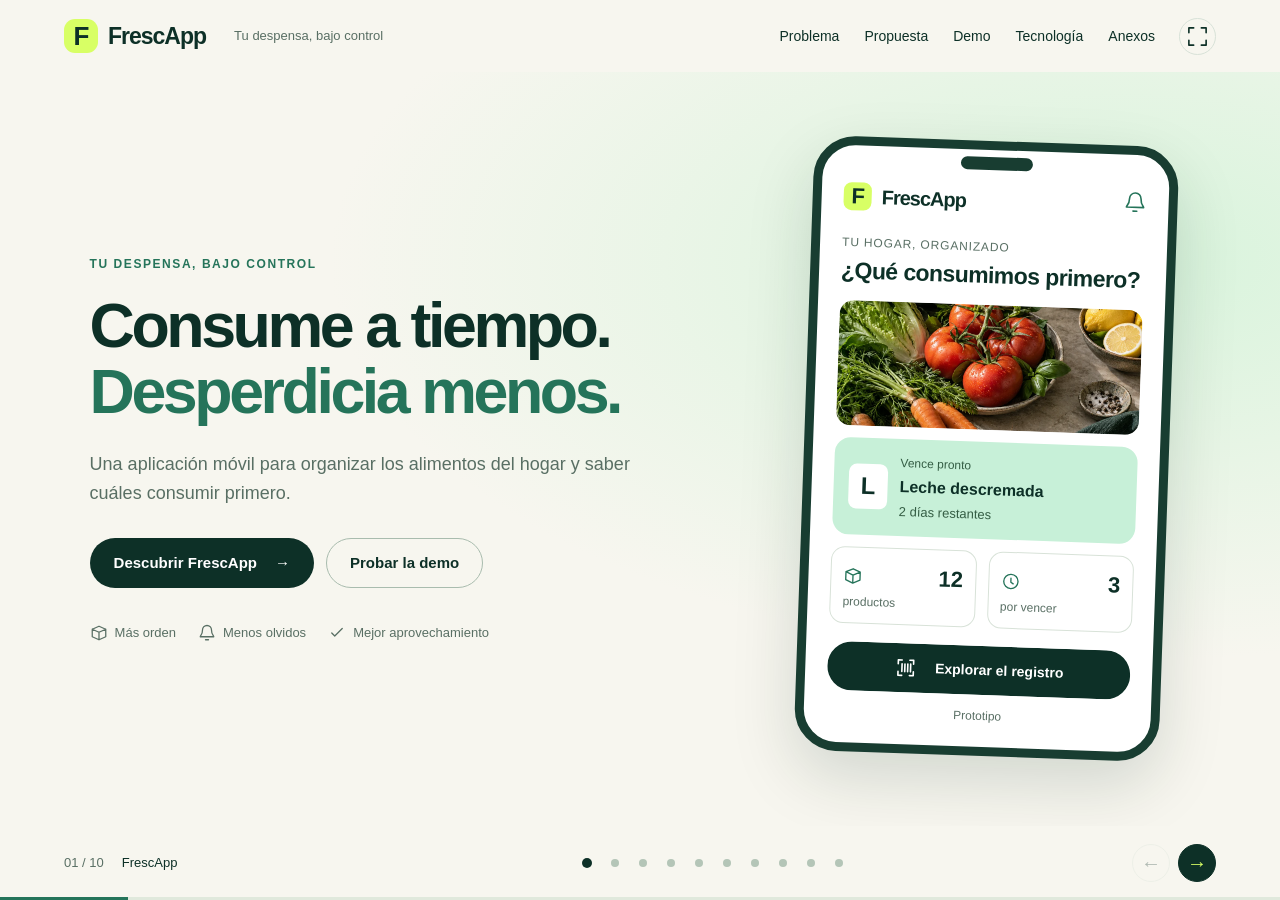
<file: FrescApp_presentacion_web/index.html>
<!doctype html>
<html lang="es">
<head>
<meta charset="utf-8"><meta name="viewport" content="width=device-width,initial-scale=1">
<meta name="theme-color" content="#103e34"><meta name="description" content="FrescApp: una propuesta para organizar los alimentos del hogar y aprovecharlos a tiempo. Explora su demostración interactiva.">
<title>FrescApp — Consume a tiempo. Desperdicia menos.</title>
<link rel="icon" href="data:image/svg+xml,%3Csvg xmlns='http://www.w3.org/2000/svg' viewBox='0 0 32 32'%3E%3Crect width='32' height='32' rx='9' fill='%23103e34'/%3E%3Ctext x='9' y='24' font-family='Arial' font-size='25' font-weight='bold' fill='%23c7ed96'%3EF%3C/text%3E%3C/svg%3E">
<link rel="stylesheet" href="styles.css?v=2026-10-25-4"><script src="script.js" defer></script>
</head>
<body>
<header class="topbar">
<a class="brand" href="#inicio" aria-label="FrescApp, inicio"><span class="brand-mark">F</span>FrescApp<span class="brand-caption">Tu despensa, bajo control</span></a>
<nav class="section-nav" aria-label="Secciones de la presentación"><a href="#problema">Problema</a><a href="#solucion">Propuesta</a><a href="#demo">Demo</a><a href="#tecnologia">Tecnología</a><a href="#anexos">Anexos</a></nav>
<button class="icon-button" id="fullscreenBtn" aria-label="Activar pantalla completa" title="Pantalla completa"><svg viewBox="0 0 24 24" aria-hidden="true"><path d="M8 3H3v5M16 3h5v5M3 16v5h5M21 16v5h-5"/></svg></button>
</header>
<main id="slides">
<section class="slide hero" id="inicio" data-label="FrescApp" aria-labelledby="title-inicio">
<div class="hero-copy"><p class="eyebrow">Tu despensa, bajo control</p><h1 id="title-inicio">Consume a tiempo.<br><em>Desperdicia menos.</em></h1><p class="lead">Una aplicación móvil para organizar los alimentos del hogar y saber cuáles consumir primero.</p><div class="hero-actions"><a class="button primary" href="#problema">Descubrir FrescApp <span aria-hidden="true">→</span></a><a class="button secondary" href="#demo">Probar la demo</a></div><div class="hero-bottom"><span><svg viewBox="0 0 24 24" aria-hidden="true"><path d="M3 7l9-4 9 4-9 4-9-4M3 7v10l9 4 9-4V7M12 11v10"/></svg> Más orden</span><span><svg viewBox="0 0 24 24" aria-hidden="true"><path d="M18 8a6 6 0 0 0-12 0c0 7-3 7-3 9h18c0-2-3-2-3-9M10 21h4"/></svg> Menos olvidos</span><span><svg viewBox="0 0 24 24" aria-hidden="true"><path d="M5 12l4 4L19 6"/></svg> Mejor aprovechamiento</span></div></div>
<div class="phone-wrap"><div class="phone home-phone" aria-label="Vista ilustrativa de la aplicación"><div class="phone-top"><span class="brand"><span class="brand-mark">F</span>FrescApp</span><span class="phone-bell"><svg viewBox="0 0 24 24" aria-hidden="true"><path d="M18 8a6 6 0 0 0-12 0c0 7-3 7-3 9h18c0-2-3-2-3-9M10 21h4"/></svg></span></div><p class="small-label">Tu hogar, organizado</p><h3>¿Qué consumimos primero?</h3><img class="pantry-photo" src="assets/alimentos.webp" alt="Alimentos frescos: imagen ilustrativa" width="1122" height="1402"><div class="milk-card"><span class="food-code">L</span><div><small>Vence pronto</small><strong>Leche descremada</strong><span>2 días restantes</span></div></div><div class="home-metrics"><div><svg viewBox="0 0 24 24" aria-hidden="true"><path d="M3 7l9-4 9 4-9 4-9-4M3 7v10l9 4 9-4V7M12 11v10"/></svg><b>12</b><span>productos</span></div><div><svg viewBox="0 0 24 24" aria-hidden="true"><path d="M12 8v5l3 2M21 12a9 9 0 1 1-18 0 9 9 0 0 1 18 0"/></svg><b>3</b><span>por vencer</span></div></div><a class="button primary" href="#demo"><svg viewBox="0 0 24 24" aria-hidden="true"><path d="M4 8V4h4M16 4h4v4M20 16v4h-4M8 20H4v-4M8 8v8M11 8v8M14 8v8M17 8v8"/></svg> Explorar el registro</a><small class="phone-caption">Prototipo</small></div></div>
</section>
<section class="slide problem" id="problema" data-label="El problema" aria-labelledby="title-problema"><div class="section-heading"><p class="eyebrow coral">01 / Un problema de todos los días</p><h2 id="title-problema">Compramos para aprovechar.<br><em>A veces, terminamos olvidando.</em></h2><p>Algunos alimentos quedan fuera de vista y se olvidan antes de consumirlos.</p></div><div class="story-flow"><article><span class="story-icon"><svg viewBox="0 0 24 24" aria-hidden="true"><path d="M3 3h2l3 12h11l2-9H6M10 20h.01M18 20h.01"/></svg></span><span class="step-number">01</span><h3>La compra</h3><p>Lo compramos para la semana.</p></article><article><span class="story-icon"><svg viewBox="0 0 24 24" aria-hidden="true"><path d="M3 7l9-4 9 4-9 4-9-4M3 7v10l9 4 9-4V7M12 11v10"/></svg></span><span class="step-number">02</span><h3>El olvido</h3><p>Queda al fondo del refrigerador.</p></article><article class="attention"><span class="story-icon"><svg viewBox="0 0 24 24" aria-hidden="true"><path d="M4 5h16v16H4zM4 10h16M8 3v4M16 3v4M8 14h2M14 14h2"/></svg></span><span class="step-number">03</span><h3>La pérdida</h3><p>La fecha pasa y se pierde el alimento.</p></article></div><div class="takeaway"><span>¿Para quién?</span><p>Para quienes organizan <strong>las compras semanales o mensuales del hogar.</strong></p></div><aside class="evidence-strip"><div class="evidence-number">3,65 <small>kg / semana</small></div><div><strong>Un estudio piloto en 15 hogares de la Región Metropolitana</strong><p>registró 3,65 kg por hogar en una semana. Es una muestra pequeña y no representa a todo Chile.</p><a href="https://renhyd.org/index.php/renhyd/article/view/1242" target="_blank" rel="noopener noreferrer">Fuente: estudio publicado en Revista Española de Nutrición Humana y Dietética ↗</a></div></aside></section>
<section class="slide solution" id="solucion" data-label="Nuestra solución" aria-labelledby="title-solucion"><div class="section-heading"><p class="eyebrow">02 / La propuesta de valor</p><h2 id="title-solucion">Del producto guardado<br>a una <em>decisión a tiempo.</em></h2><p>Conectar lo que hay en casa con lo que conviene consumir primero.</p></div><div class="solution-cards"><article><span class="step-number">01</span><span class="step-icon"><svg viewBox="0 0 24 24" aria-hidden="true"><path d="M4 8V4h4M16 4h4v4M20 16v4h-4M8 20H4v-4M8 8v8M11 8v8M14 8v8M17 8v8"/></svg></span><h3>Identifica</h3><p>Busca el producto en un catálogo propio.</p></article><article><span class="step-number">02</span><span class="step-icon"><svg viewBox="0 0 24 24" aria-hidden="true"><path d="M12 5v14M5 12h14"/></svg></span><h3>Confirma</h3><p>Registra la fecha de esa unidad o lote.</p></article><article><span class="step-number">03</span><span class="step-icon"><svg viewBox="0 0 24 24" aria-hidden="true"><path d="M18 8a6 6 0 0 0-12 0c0 7-3 7-3 9h18c0-2-3-2-3-9M10 21h4"/></svg></span><h3>Prioriza</h3><p>Consulta los próximos vencimientos y avisos.</p></article><article><span class="step-number">04</span><span class="step-icon"><svg viewBox="0 0 24 24" aria-hidden="true"><path d="M5 12l4 4L19 6"/></svg></span><h3>Aprovecha</h3><p>Decide qué consumir; las recetas amplían la propuesta.</p></article></div><div class="value-banner"><b>El valor está en conectarlo.</b><span>Inventario, fechas y acciones en un mismo recorrido desde el teléfono.</span></div><div class="product-map"><span class="map-label">Mapa de navegación propuesto · pantallas principales</span><div class="map-flow map-entry"><span>Inicio / resumen</span><i aria-hidden="true">→</i><span>Mi despensa</span><i aria-hidden="true">→</i><span>Registrar alimento</span></div><div class="map-branches"><span>Mi despensa</span><i aria-hidden="true">↔</i><span>Calendario</span><i aria-hidden="true">↔</i><span>Alertas de vencimiento</span><i aria-hidden="true">↔</i><span>Ideas de recetas <small>(evolución propuesta)</small></span></div><p class="map-footnote">Ajustes y cuenta se acceden desde el perfil. Si un producto no está en el catálogo, la alternativa prevista es ingresarlo manualmente. Este mapa representa la navegación objetivo; no significa que todas las pantallas estén terminadas.</p></div></section>
<section class="slide demo" id="demo" data-label="Demostración" aria-labelledby="title-demo"><div class="demo-intro"><p class="eyebrow">03 / FrescApp en acción</p><h2 id="title-demo">Una compra.<br><em>Cuatro pasos.</em></h2><p id="demoExplain">Registramos la leche, confirmamos su fecha y vemos qué conviene consumir primero.</p><span class="status-badge">Demo simulada</span><p class="demo-caveat">La selección y el avance son interactivos. El escaneo real no está implementado; el catálogo previsto es local, sin APIs externas.</p><ol class="demo-steps" aria-label="Etapas de la demostración"><li class="active">Identificar</li><li>Registrar</li><li>Priorizar</li><li>Aprovechar</li></ol><button class="text-button" id="resetDemo">↺ Reiniciar demostración</button></div><div class="phone-wrap demo-wrap"><div class="phone demo-phone"><div class="app-top"><span class="brand"><span class="brand-mark">F</span>FrescApp</span><span class="small-label">Mi despensa</span></div><div class="demo-content" id="demoContent" aria-live="polite"></div><div class="app-footer"><span id="appStep">Paso 1 de 4</span><span>Datos de ejemplo</span></div></div></div></section>
<section class="slide features" id="funciones" data-label="Alcance y estado" aria-labelledby="title-funciones"><div class="section-heading"><p class="eyebrow">04 / Un alcance claro</p><h2 id="title-funciones">Una base concreta.<br><em>Un crecimiento por etapas.</em></h2></div><div class="scope-columns"><article><span class="scope-tag">Funciones principales</span><h3>Organizar</h3><ul><li>Identificación de productos: escaneo previsto y catálogo propio.</li><li>Lista de despensa.</li><li>Próximos vencimientos.</li><li>Calendario de fechas.</li></ul></article><article class="priority-scope"><span class="scope-tag">Primera versión propuesta</span><h3>Completar el flujo</h3><ul><li>Registro y corrección de fechas.</li><li>Ingreso manual como alternativa.</li><li>Acceso al inventario por usuario.</li><li>Avisos básicos de vencimiento.</li></ul></article><article><span class="scope-tag">Evolución propuesta</span><h3>Añadir valor</h3><ul><li>Recetas sugeridas con catálogo propio.</li><li>Comparación de precios.</li></ul><p>Las recetas son una evolución propuesta, no una función validada en esta demostración. Las integraciones con supermercados quedan fuera de la primera entrega.</p></article></div></section>
<section class="slide tech" id="tecnologia" data-label="Construcción y pruebas" aria-labelledby="title-tecnologia"><div class="section-heading"><p class="eyebrow">05 / Cómo lo hacemos viable</p><h2 id="title-tecnologia">Cada tecnología, un propósito.<br><em>Cada promesa, una prueba.</em></h2></div><div class="architecture architecture-flow"><article><span class="layer">01 · Cliente</span><h3>React Native + Expo</h3><p>Interfaz móvil</p><small>Muestra pantallas y permite registrar o corregir alimentos.</small></article><span class="architecture-arrow" aria-hidden="true">→</span><article><span class="layer">02 · Catálogo y lógica</span><h3>Dataset local + reglas</h3><p>Búsqueda y fechas</p><small>Busca en el catálogo local y ordena vencimientos. Si no hay coincidencia, permite ingreso manual; sin API externa.</small></article><span class="architecture-arrow" aria-hidden="true">→</span><article><span class="layer">03 · Persistencia</span><h3>Firebase / Cloud Firestore</h3><p>Inventario por cuenta</p><small>Guarda el inventario en la nube. El aislamiento por cuenta debe comprobarse con reglas y pruebas.</small></article></div><p class="architecture-caption">Flujo previsto: formulario → validación local → Firestore → consulta de vencimientos. Catálogo e inventario personal son datos separados; las reglas de acceso deben probarse.</p><div class="tech-compare"><div><span class="map-label">Por qué esta combinación</span><p><strong>React Native + Expo</strong> comparte código entre iOS y Android y acelera el prototipo.</p></div><div><strong>Alternativa considerada: desarrollo nativo</strong><p>El desarrollo nativo integra cada plataforma, pero requiere dos implementaciones. Hay que probar rendimiento y compatibilidad de Expo.</p></div></div><div class="test-strip"><span>Cómo validar la propuesta</span><div><b>Usabilidad</b><p>Registrar un producto sin ayuda.</p></div><div><b>Exactitud</b><p>Ordenar correctamente las fechas.</p></div><div><b>Privacidad</b><p>Comprobar el aislamiento de datos por cuenta.</p></div></div></section>
<section class="slide close" id="cierre" data-label="Nuestra propuesta" aria-labelledby="title-cierre"><div class="close-mark">F</div><p class="eyebrow">06 / Cierre</p><h2 id="title-cierre">Menos olvidos.<br>Menos desperdicio.<br><em>Más aprovechamiento.</em></h2><p class="closing-lead">Proponemos validar una primera versión que permita<br class="desktop-break"> registrar alimentos y decidir qué consumir primero.</p><div class="closing-references"><span>Fuentes principales</span><a href="https://renhyd.org/index.php/renhyd/article/view/1242" target="_blank" rel="noopener noreferrer">Estudio piloto de desperdicio alimentario en hogares (2021)</a><a href="https://appodeal.com/wp-content/uploads/2025/03/Appodeal-The-Latest-eCPM-Report-2025.pdf" target="_blank" rel="noopener noreferrer">Appodeal, informe eCPM 2025 (solo referencia de escenario)</a><a href="https://firebase.google.com/pricing" target="_blank" rel="noopener noreferrer">Firebase: precios y límites vigentes</a><a href="https://reactnative.dev/" target="_blank" rel="noopener noreferrer">React Native</a> · <a href="https://docs.expo.dev/" target="_blank" rel="noopener noreferrer">Expo</a></div><div class="closing-actions"><a class="button primary" href="#demo">Volver a probar <span aria-hidden="true">→</span></a><a class="button secondary" href="https://www.figma.com/proto/HFcCmtUFEpJPL2AxcL89Ll/Sin-t%C3%ADtulo?node-id=3-17&p=f&t=1ukiLqVDBpX9yR0k-1&scaling=scale-down&content-scaling=fixed&page-id=3%3A13&starting-point-node-id=3%3A17&show-proto-sidebar=1" target="_blank" rel="noopener noreferrer">Ver prototipo Figma ↗</a></div></section>
<section class="slide appendix-divider" id="anexos" data-label="Anexos comerciales" aria-labelledby="title-anexos"><p class="eyebrow">ANEXOS · CONSULTA</p><h2 id="title-anexos">Modelo de negocio<br><em>y costos de operación.</em></h2><p>Estas estimaciones complementan la propuesta, pero no forman parte del recorrido principal del Hito 1. Se pueden consultar al terminar la exposición o durante las preguntas.</p><div class="appendix-links"><a class="button primary" href="#planes">Ver planes e ingresos ↗</a><a class="button secondary" href="#finanzas">Ver costos ↗</a></div></section><section class="slide business" id="planes" data-label="Planes FrescApp" aria-labelledby="title-planes">
<div class="section-heading"><p class="eyebrow">ANEXO A / Modelo de negocio</p><h2 id="title-planes">Tres planes.<br><em>Un hogar mejor organizado.</em></h2><p>Modelo comercial hipotético para evaluar con usuarios; los planes y sus funciones aún no son una oferta validada.</p></div>
<div class="plan-grid">
<article class="plan-card plan-free"><div class="plan-card-top"><span class="plan-label">FREE</span><span class="plan-price">$0 <small>/ mes</small></span></div><span class="plan-ad-tag">Con anuncios</span><ul><li>Inventario personal</li><li>Registro manual y escaneo compatible</li><li>Alertas básicas y calendario</li><li>Lista de compras; recetas básicas como función futura</li></ul></article>
<article class="plan-card plan-plus"><div class="plan-card-top"><span class="plan-label">PLUS</span><span class="plan-price">$2.490 <small>/ mes</small></span></div><span class="plan-ad-tag no-ads">Sin anuncios</span><ul><li>Todo lo de Free</li><li>Inventario compartido: hasta 3 integrantes</li><li>Lista de compras y alertas compartidas</li><li>Recetas personalizadas e historial (propuesta)</li></ul></article>
<article class="plan-card plan-premium"><div class="plan-card-top"><span class="plan-label">PREMIUM</span><span class="plan-price">$3.990 <small>/ mes</small></span></div><span class="plan-ad-tag no-ads">Sin anuncios</span><ul><li>Todo lo de Plus</li><li>Inventario familiar: hasta 7 integrantes</li><li>Planificación semanal de comidas (propuesta)</li><li>Estadísticas y almacenamiento avanzado</li></ul></article>
</div>
<div class="ad-revenue">
<div class="ad-revenue-heading"><div><span class="ad-revenue-kicker">INGRESOS ADICIONALES</span><h3>¿Cuánto podrían generar los anuncios?</h3></div><p>Solo se monetiza Free; Plus y Premium permanecen sin publicidad.</p></div>
<div class="ad-scenarios">
<article class="ad-scenario"><span class="ad-users">100</span><span class="ad-user-label">usuarios activos al día</span><strong>~$850</strong><small>CLP de ingreso mensual</small></article>
<article class="ad-scenario ad-scenario-featured"><span class="ad-users">500</span><span class="ad-user-label">usuarios activos al día</span><strong>~$4.300</strong><small>CLP de ingreso mensual</small></article>
<article class="ad-scenario"><span class="ad-users">1.000</span><span class="ad-user-label">usuarios activos al día</span><strong>~$8.500</strong><small>CLP de ingreso mensual</small></article>
</div>
<p class="ad-assumptions">Ejemplo de escenario, no pronóstico: 3 impresiones por usuario activo al día × 30 días × eCPM supuesto de US$0,10 (ingreso por cada mil impresiones) = US$0,90 por cada 100 usuarios activos diarios. Conversión ilustrativa usada para las tarjetas: ~CLP $945 por US$1. Los valores no son una tarifa garantizada ni una medición de FrescApp; cambian según país, formato, demanda, tasa de llenado y tipo de cambio. <a href="https://appodeal.com/wp-content/uploads/2025/03/Appodeal-The-Latest-eCPM-Report-2025.pdf" target="_blank" rel="noopener noreferrer">Informe eCPM de referencia (Appodeal, 2025)</a>.</p>
</div>
<p class="finance-note">Precios de prueba, no tarifas validadas. Se proponen por niveles de valor (sin anuncios y funciones compartidas), pero antes de fijarlos hay que probar disposición a pagar, costos por usuario y uso real. Los límites incluyen al titular.</p></section>
<section class="slide finance" id="finanzas" data-label="Costos de operación" aria-labelledby="title-finanzas">
<div class="section-heading"><p class="eyebrow">ANEXO B / Costos para operar</p><h2 id="title-finanzas">¿Qué debemos pagar<br><em>para lanzar FrescApp?</em></h2><p>Estimaciones orientativas para Chile. El gasto real depende del uso, las tarifas vigentes y cuánto trabajo haga el equipo.</p></div>
<div class="cost-groups">
<article class="cost-card"><span class="cost-icon">01</span><div><h3>Servidor y base de datos</h3><p>Firebase / Cloud Firestore, autenticación, almacenamiento, funciones y tráfico.</p><div class="cost-range">$0–$50.000 <small>/ mes al inicio</small></div><small class="cost-detail">Puede partir en planes gratuitos; al crecer el uso, se cobra según consumo y servicios habilitados. <a href="https://firebase.google.com/pricing" target="_blank" rel="noopener noreferrer">Tarifas Firebase</a>.</small></div></article>
<article class="cost-card"><span class="cost-icon">02</span><div><h3>Publicación en tiendas</h3><p>Google Play Console: tarifa de registro indicada de US$25 una sola vez. Apple Developer Program: US$99 al año, sujeto a condiciones del programa.</p><div class="cost-range">US$25 + US$99 <small>/ año Apple</small></div><small class="cost-detail">Verificar condiciones, impuestos y tipo de cuenta antes de publicar. <a href="https://support.google.com/googleplay/android-developer/answer/6112435" target="_blank" rel="noopener noreferrer">Google Play</a> · <a href="https://developer.apple.com/programs/" target="_blank" rel="noopener noreferrer">Apple Developer</a></small></div></article>
<article class="cost-card"><span class="cost-icon">03</span><div><h3>Dominio, correo y web</h3><p>Dominio propio, correo de soporte y página informativa o política de privacidad.</p><div class="cost-range">$5.000–$30.000 <small>/ mes equivalente</small></div><small class="cost-detail">El dominio normalmente se paga por año; depende de la extensión y el proveedor.</small></div></article>
<article class="cost-card"><span class="cost-icon">04</span><div><h3>Mantenimiento y seguridad</h3><p>Corrección de errores, actualizaciones, pruebas, copias de seguridad y revisión de accesos.</p><div class="cost-range">$100.000–$400.000 <small>/ mes</small></div><small class="cost-detail">Puede bajar el desembolso si el equipo hace estas tareas, pero sigue existiendo un costo de tiempo.</small></div></article>
<article class="cost-card"><span class="cost-icon">05</span><div><h3>Publicidad y captación</h3><p>Promoción en redes, contenido, pruebas de anuncios y material de lanzamiento.</p><div class="cost-range">$50.000–$300.000 <small>/ mes</small></div><small class="cost-detail">Se puede comenzar con difusión orgánica y aumentar el presupuesto según resultados.</small></div></article>
<article class="cost-card"><span class="cost-icon">06</span><div><h3>Otros costos posibles</h3><p>Comisiones de cobro, asesoría contable/legal, privacidad, soporte y herramientas de desarrollo.</p><div class="cost-range">$50.000–$250.000 <small>/ mes como provisión</small></div><small class="cost-detail">Las comisiones dependen del canal de pago y las reglas de cada plataforma.</small></div></article>
</div>
<div class="cost-summary"><div><span>Presupuesto inicial sugerido de operación</span><strong>$200.000–$1.000.000 / mes</strong></div><p>También conviene presupuestar términos de uso, privacidad, monitoreo de errores y soporte. La inversión para desarrollar o mejorar la app se calcula por separado.</p></div>
<p class="finance-note">Valores estimativos en CLP salvo cuando se indica USD. No son cotizaciones. Firebase no tiene una tarifa fija universal: revisar el consumo real y configurar alertas de presupuesto antes del lanzamiento.</p></section></main>
<footer class="presenter-bar"><div class="current-section"><span id="pageNumber">01 / 09</span><span id="currentLabel">FrescApp</span></div><nav class="dots" aria-label="Ir a una sección"><a href="#inicio" aria-label="1. Inicio" aria-current="step"></a><a href="#problema" aria-label="2. Problema"></a><a href="#solucion" aria-label="3. Propuesta"></a><a href="#demo" aria-label="4. Demo"></a><a href="#funciones" aria-label="5. Alcance"></a><a href="#tecnologia" aria-label="6. Tecnología"></a><a href="#cierre" aria-label="7. Cierre"></a><a href="#anexos" aria-label="8. Anexos"></a><a href="#planes" aria-label="9. Planes e ingresos"></a><a href="#finanzas" aria-label="10. Costos"></a></nav><div class="presentation-tools"><div class="nav-arrows"><button id="prevBtn" aria-label="Sección anterior">←</button><button id="nextBtn" aria-label="Sección siguiente">→</button></div></div><div class="progress-track"><span id="progressBar"></span></div></footer>
<div class="toast" id="toast" role="status"></div>
</body></html>
</file>
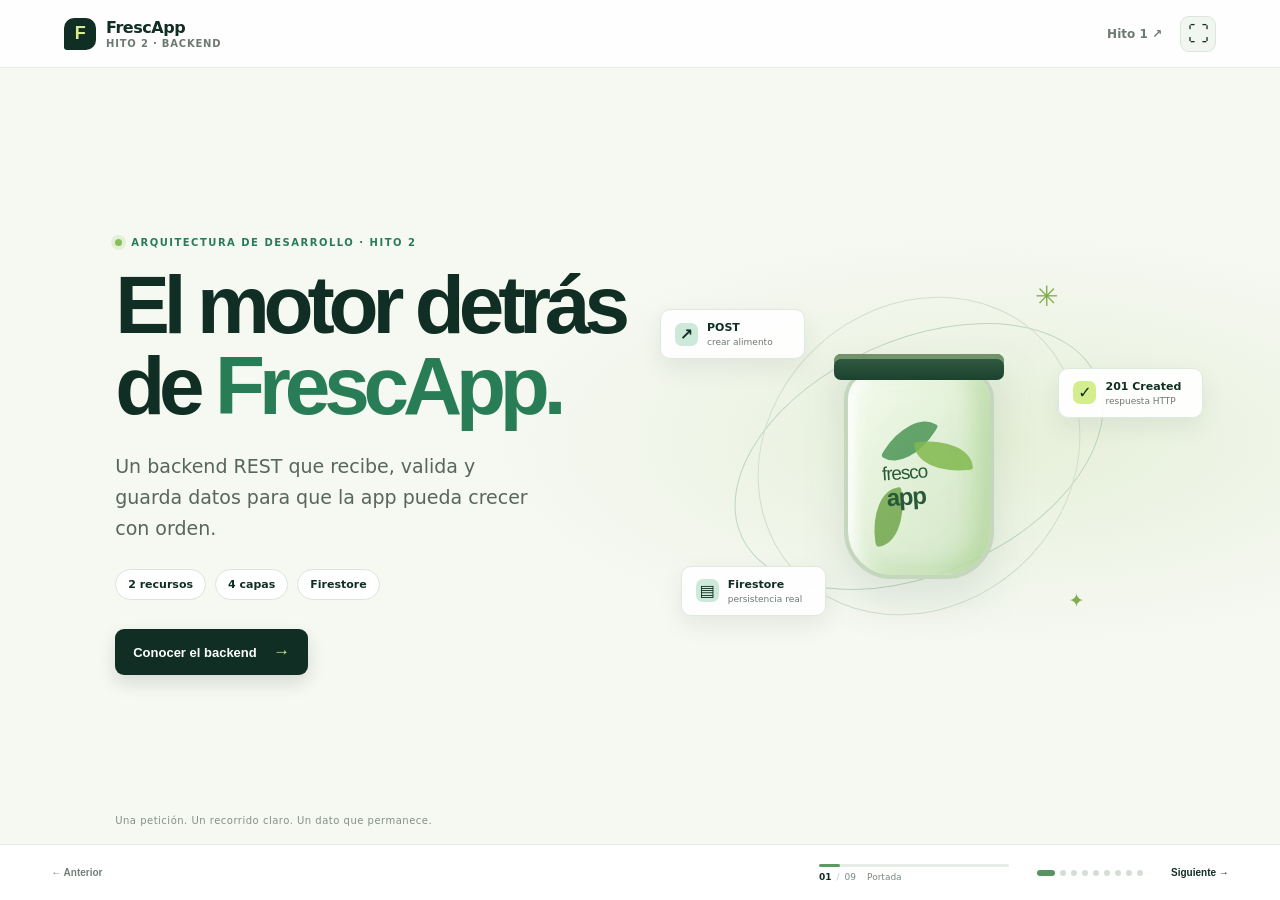
<file: docs/hito2/presentacion/index.html>
<!doctype html>
<html lang="es">
<head>
  <meta charset="utf-8">
  <meta name="viewport" content="width=device-width, initial-scale=1">
  <meta name="theme-color" content="#102e24">
  <meta name="description" content="Presentación interactiva del backend REST de FrescApp para el Hito 2.">
  <title>FrescApp · Backend Hito 2</title>
  <link rel="stylesheet" href="styles.css?v=crud-selector-2">
  <script src="script.js?v=crud-selector-2" defer></script>
</head>
<body>
  <header class="topbar">
    <a class="brand" href="#inicio" aria-label="FrescApp, inicio"><span class="brand-mark">F</span><span>FrescApp <small>Hito 2 · Backend</small></span></a>
    <div class="top-actions">
      <a class="quiet-link" href="https://matias03tello-cloud.github.io/frescapp-presentacion/FrescApp_presentacion_web/">Hito 1 <span aria-hidden="true">↗</span></a>
      <button class="icon-button" id="fullscreen" type="button" aria-label="Pantalla completa" title="Pantalla completa">⛶</button>
    </div>
  </header>

  <main id="deck" aria-live="polite">
    <section class="slide cover active" id="inicio" data-title="Portada">
      <div class="cover-copy">
        <p class="eyebrow"><span class="eyebrow-dot"></span> ARQUITECTURA DE DESARROLLO · HITO 2</p>
        <h1>El motor detrás<br>de <em>FrescApp.</em></h1>
        <p class="lead">Un backend REST que recibe, valida y guarda datos para que la app pueda crecer con orden.</p>
        <div class="tag-row"><span>2 recursos</span><span>4 capas</span><span>Firestore</span></div>
        <button class="primary-button" data-goto="1">Conocer el backend <span aria-hidden="true">→</span></button>
      </div>
      <div class="cover-art" aria-hidden="true">
        <div class="orbit orbit-one"></div><div class="orbit orbit-two"></div>
        <div class="jar"><div class="jar-lid"></div><div class="jar-body"><span class="leaf leaf-a"></span><span class="leaf leaf-b"></span><span class="leaf leaf-c"></span><span class="jar-label">fresco<br><b>app</b></span></div></div>
        <div class="float-card card-request"><span class="mini-icon">↗</span><b>POST</b><small>crear alimento</small></div>
        <div class="float-card card-store"><span class="mini-icon">▤</span><b>Firestore</b><small>persistencia real</small></div>
        <div class="float-card card-check"><span class="check-icon">✓</span><b>201 Created</b><small>respuesta HTTP</small></div>
        <div class="spark spark-a">✳</div><div class="spark spark-b">✦</div>
      </div>
      <div class="cover-note">Una petición. Un recorrido claro. Un dato que permanece.</div>
    </section>

    <section class="slide" id="para-que" data-title="Qué resuelve">
      <div class="section-head"><p class="eyebrow">01 · PROPÓSITO</p><h2>¿Qué hace el backend?</h2><p>Separa la pantalla de las reglas y del lugar donde viven los datos.</p></div>
      <div class="three-cards">
        <article class="info-card"><span class="card-number">01</span><div class="card-icon mint">↘</div><h3>Recibe</h3><p>Interpreta solicitudes HTTP orientadas a recursos.</p><code>POST /v1/inventario</code></article>
        <article class="info-card"><span class="card-number">02</span><div class="card-icon lime">✓</div><h3>Protege y valida</h3><p>Verifica identidad, campos y reglas antes de modificar datos.</p><code>UID ← token verificado</code></article>
        <article class="info-card"><span class="card-number">03</span><div class="card-icon peach">▤</div><h3>Persiste</h3><p>Lee o escribe en Firestore y devuelve el estado HTTP adecuado.</p><code>201 · 200 · 204</code></article>
      </div>
      <div class="callout"><span class="callout-mark">↳</span><span>La app no decide qué usuario es dueño del registro: el servidor deriva el UID del token validado.</span></div>
    </section>

    <section class="slide" id="recorrido" data-title="Recorrido por capas">
      <div class="section-head"><p class="eyebrow">02 · RESPONSABILIDADES</p><h2>Una solicitud recorre cuatro capas</h2><p>Selecciona una etapa para ver qué responsabilidad resuelve.</p></div>
      <div class="layer-layout">
        <div class="layer-stack" role="tablist" aria-label="Capas del backend">
          <button class="layer active" role="tab" aria-selected="true" data-layer="cliente"><span class="layer-index">0</span><span><b>Cliente / Postman</b><small>Envía HTTP + token</small></span><span class="layer-arrow">↓</span></button>
          <button class="layer" role="tab" aria-selected="false" data-layer="http"><span class="layer-index">1</span><span><b>Router + controlador</b><small>Ruta, identidad, estado</small></span><span class="layer-arrow">↓</span></button>
          <button class="layer" role="tab" aria-selected="false" data-layer="negocio"><span class="layer-index">2</span><span><b>Servicio de dominio</b><small>Reglas de FrescApp</small></span><span class="layer-arrow">↓</span></button>
          <button class="layer" role="tab" aria-selected="false" data-layer="datos"><span class="layer-index">3</span><span><b>Repositorio</b><small>Consultas a Firestore</small></span><span class="layer-arrow">↓</span></button>
          <div class="layer-database"><span class="db-cylinder">▤</span><span><b>Cloud Firestore</b><small>Persistencia</small></span></div>
        </div>
        <aside class="layer-explainer" aria-live="polite"><p class="eyebrow">LA IDEA CLAVE</p><div class="explain-icon" id="explainIcon">↗</div><h3 id="layerTitle">Cliente / Postman</h3><p id="layerBody">Envía el método, la ruta, los datos y el ID token de Firebase Authentication.</p><div class="file-pill" id="layerFile">Fuera de functions/api</div><div class="example-flow"><span>HTTP</span><i>→</i><span>reglas</span><i>→</i><span>datos</span></div></aside>
      </div>
    </section>

    <section class="slide" id="recursos" data-title="Recursos y CRUD">
      <div class="section-head"><p class="eyebrow">03 · CONTRATO REST</p><h2>Dos recursos, cuatro operaciones cada uno</h2><p>CRUD es crear, leer, actualizar y borrar. La colección Postman permite comprobar cada paso.</p></div>
      <div class="resource-grid">
        <article class="resource-card"><div class="resource-top"><span class="resource-icon inventory">◉</span><div><h3>Inventario</h3><small>Alimentos del hogar</small></div><span class="resource-path">/v1/inventario</span></div><div class="crud-grid"><span><b class="verb post">POST</b> crear alimento</span><span><b class="verb get">GET</b> consultar</span><span><b class="verb patch">PATCH</b> cambiar campos</span><span><b class="verb delete">DELETE</b> eliminar</span></div></article>
        <article class="resource-card"><div class="resource-top"><span class="resource-icon shopping">✓</span><div><h3>Lista de compras</h3><small>Pendientes de comprar</small></div><span class="resource-path">/v1/lista-compras</span></div><div class="crud-grid"><span><b class="verb post">POST</b> agregar producto</span><span><b class="verb get">GET</b> consultar</span><span><b class="verb patch">PATCH</b> actualizar o marcar</span><span><b class="verb delete">DELETE</b> eliminar</span></div></article>
      </div>
      <div class="callout"><span class="callout-mark">i</span><span>Probar inventario no prueba automáticamente lista de compras: cada recurso necesita su propio ciclo CRUD y sus propias respuestas.</span></div>
    </section>

    <section class="slide" id="demo" data-title="Explora una petición">
      <div class="section-head"><p class="eyebrow">04 · EXPLORADOR INTERACTIVO</p><h2>Explora el CRUD de Manzana y Arroz</h2><p>Selecciona Manzana o Arroz y explora POST, GET, PATCH y DELETE. Ejemplos visuales, sin conexión al servidor.</p></div>
      <div class="demo-layout">
        <div class="request-console">
          <div class="console-head"><span class="console-dot red"></span><span class="console-dot yellow"></span><span class="console-dot green"></span><span class="console-title">Explorador REST · ejemplo didáctico</span></div>
          <div class="product-tabs" role="tablist" aria-label="Seleccionar producto"><button class="product-tab active" data-product="manzana" aria-selected="true">🍎 Manzana</button><button class="product-tab" data-product="arroz" aria-selected="false">🍚 Arroz</button></div>
          <div class="operation-tabs" role="tablist" aria-label="Operación de ejemplo">
            <button class="op-tab active" data-op="post">POST</button><button class="op-tab" data-op="get">GET</button><button class="op-tab" data-op="patch">PATCH</button><button class="op-tab" data-op="delete">DELETE</button>
          </div>
          <div class="request-line"><span id="requestVerb">POST</span><code id="requestPath">/v1/inventario</code></div>
          <pre id="requestBody">{
  "nombre": "Manzana",
  "cantidad": 2,
  "unidad": "unidad"
}</pre>
          <div class="response-panel"><div class="response-label"><span>RESPUESTA</span><strong id="responseStatus">201 Created</strong></div><pre id="responseBody">{
  "data": { "id": "abc123", "nombre": "Manzana" }
}</pre></div>
          <p class="simulated-note">Muestra educativa · no envía una petición real</p>
        </div>
        <div class="demo-explainer"><div class="demo-badge">Fíjate en esto</div><h3 id="opTitle">POST crea un registro nuevo</h3><p id="opDescription">El servidor valida los campos, crea el documento y responde 201 Created con la ubicación del recurso.</p><div class="response-rule"><span class="rule-check">✓</span><span id="opRule">El ID lo genera el servidor; el cliente no define el UID del dueño.</span></div></div>
      </div>
    </section>

    <section class="slide" id="http" data-title="Estados HTTP">
      <div class="section-head"><p class="eyebrow">05 · PROTOCOLO HTTP</p><h2>El código de estado también comunica</h2><p>Un error devuelto como éxito es una falla de diseño, aunque el servidor no se caiga.</p></div>
      <div class="status-board">
        <button class="status-card success selected" data-status="201"><b>201</b><span>Created</span><small>Se creó el recurso</small></button>
        <button class="status-card success" data-status="200"><b>200</b><span>OK</span><small>Lectura o cambio correcto</small></button>
        <button class="status-card success" data-status="204"><b>204</b><span>No Content</span><small>Borrado sin cuerpo</small></button>
        <button class="status-card error" data-status="400"><b>400</b><span>Bad Request</span><small>Datos inválidos</small></button>
        <button class="status-card error" data-status="401"><b>401</b><span>Unauthorized</span><small>Token faltante o inválido</small></button>
        <button class="status-card error" data-status="404"><b>404</b><span>Not Found</span><small>Ruta o registro inexistente</small></button>
      </div>
      <div class="status-detail" aria-live="polite"><span class="detail-status" id="detailCode">201</span><div><b id="detailTitle">Registro creado</b><p id="detailText">Se usa al completar POST. La respuesta incluye el nuevo recurso y su ubicación.</p></div><code id="detailExample">Location: /api/v1/inventario/abc123</code></div>
    </section>

    <section class="slide" id="frameworks" data-title="Tecnologías elegidas">
      <div class="section-head"><p class="eyebrow">06 · TECNOLOGÍA CON MOTIVO</p><h2>Stack elegido para el backend FrescApp</h2><p>JavaScript y Node.js 22 ejecutan el servicio. Cloud Functions publica la API; Firebase aporta identidad y datos.</p></div>
      <div class="technology-map"><div class="platform-card"><span class="platform-icon">☁</span><div><small>RUNTIME Y PLATAFORMA ELEGIDOS</small><h3>JavaScript · Node.js 22 + Cloud Functions v2</h3><p>Node.js 22 ya es el runtime configurado. onRequest expone HTTPS bajo demanda y reutiliza Firebase Authentication y Firestore Admin. Costo: dependencia de Firebase y facturación en producción.</p></div><span class="choice-chip">Elegidos</span></div><div class="framework-label">ENRUTAMIENTO HTTP · La API usa un router propio; Express y Fastify resuelven esta misma capa:</div>
        <div class="framework-options"><button class="framework-card chosen" data-framework="router"><span class="framework-symbol">⌘</span><small>OPCIÓN ELEGIDA</small><h3>Router propio</h3><p>Asocia método y ruta a cada acción de los dos recursos.</p><span class="tradeoff">Sin dependencia extra · despacho manual</span></button><button class="framework-card" data-framework="express"><span class="framework-symbol">E</span><small>ALTERNATIVA</small><h3>Express</h3><p>Organiza rutas y middleware para tareas HTTP comunes.</p><span class="tradeoff">Ecosistema amplio · dependencia extra</span></button><button class="framework-card" data-framework="fastify"><span class="framework-symbol">F</span><small>ALTERNATIVA</small><h3>Fastify</h3><p>Organiza rutas, plugins y esquemas de validación.</p><span class="tradeoff">Contrato explícito · esquemas que mantener</span></button></div>
      </div>
      <div class="decision-note" aria-live="polite"><b>Por qué esta elección</b><span>Dos recursos no justifican otro framework. Aceptamos mantener manualmente rutas y errores; reevaluaríamos Express o Fastify si crecieran el middleware o las validaciones.</span></div>
    </section>

    <section class="slide" id="arquitectura" data-title="Monolito o microservicios">
      <div class="section-head"><p class="eyebrow">07 · DECISIÓN DE ARQUITECTURA</p><h2>Monolito modular para el alcance actual</h2><p>La decisión se evalúa por sus razones y costos, no por cuál palabra suena más moderna.</p></div>
      <div class="architecture-compare"><div class="architecture-visual"><div class="mono-shell"><div class="mono-header"><span class="shell-dot"></span><b>FrescApp API · un despliegue</b></div><div class="module-box active-module"><span>▦</span><b>Inventario</b><small>mismo servicio</small></div><div class="shared-core"><span>◉</span><div><b>Auth + Firestore</b><small>recursos compartidos</small></div></div><div class="module-box"><span>✓</span><b>Lista de compras</b><small>mismo servicio</small></div></div><div class="micro-hint">Microservicios = despliegues separados + comunicación entre servicios</div></div>
        <div class="architecture-reasons"><article class="reason-card"><span class="reason-icon plus">+</span><div><h3>Por qué encaja hoy</h3><p>Equipo pequeño, dos recursos, identidad y persistencia compartidas, menor costo de operación y despliegue.</p></div></article><article class="reason-card"><span class="reason-icon minus">↗</span><div><h3>Qué costo aceptamos</h3><p>Los módulos se publican y escalan juntos; una falla del servicio puede afectar ambos.</p></div></article><article class="reason-card"><span class="reason-icon next">↻</span><div><h3>Cuándo reevaluarlo</h3><p>Si un recurso necesita carga, disponibilidad, seguridad o ritmo de despliegue independiente.</p></div></article></div></div>
    </section>

    <section class="slide closing" id="cierre" data-title="Cierre">
      <p class="eyebrow">08 · IDEA FINAL</p><h2>Un backend es más que<br>una ruta que responde.</h2><p class="closing-lead">Es un contrato claro, datos persistentes, identidad protegida y decisiones que podemos defender.</p>
      <div class="closing-points"><span>API REST propia</span><span>Capas separadas</span><span>Firestore</span><span>Monolito modular</span></div>
        <div class="closing-links"><a href="https://github.com/matias03tello-cloud/arq-app-compras/blob/main/docs/hito2/BACKEND_HITO2.md">Informe técnico <span>↗</span></a><a href="https://github.com/matias03tello-cloud/arq-app-compras/blob/main/docs/hito2/FrescApp-Hito2.postman_collection.json">Colección Postman <span>↗</span></a></div>
      <div class="closing-mark" aria-hidden="true">F</div>
    </section>
  </main>

  <footer class="deck-controls"><button class="nav-button" id="prev" type="button" aria-label="Diapositiva anterior">← <span>Anterior</span></button><div class="progress-wrap"><div class="progress-track"><div class="progress-fill" id="progress"></div></div><div class="slide-meta"><span id="slideNumber">01</span><span class="meta-divider">/</span><span id="slideCount">09</span><span class="meta-title" id="slideTitle">Portada</span></div></div><div class="dot-nav" id="dotNav" aria-label="Ir a diapositiva"></div><button class="nav-button next-button" id="next" type="button" aria-label="Siguiente diapositiva"><span>Siguiente</span> →</button></footer>
</body>
</html>
</file>
<file: FrescApp_presentacion_web/styles.css>
:root{--ink:#0d3027;--forest:#0d3027;--green:#25745a;--lime:#d8ff65;--mint:#c7f0d8;--paper:#f7f6ef;--white:#fff;--muted:#596f64;--line:#d8e2d8;--head:72px;--foot:74px}*{box-sizing:border-box}[hidden]{display:none!important}body{margin:0;background:var(--paper);color:var(--ink);font-family:Arial,Helvetica,sans-serif;font-size:16px;line-height:1.5}a{color:inherit}button,input,select,a{font:inherit}button{cursor:pointer}button:disabled{opacity:.3;cursor:default}button:focus-visible,a:focus-visible,summary:focus-visible,input:focus-visible,select:focus-visible{outline:3px solid #bc7a24;outline-offset:4px}svg{width:23px;height:23px;fill:none;stroke:currentColor;stroke-width:1.7;stroke-linecap:round;stroke-linejoin:round;flex-shrink:0}.topbar{height:var(--head);padding:0 5%;display:flex;align-items:center;gap:24px;background:var(--paper);flex-shrink:0}.brand{display:inline-flex;align-items:center;gap:10px;text-decoration:none;font-size:23px;font-weight:750;letter-spacing:-1px}.brand-mark{width:34px;height:34px;display:grid;place-items:center;background:var(--lime);color:var(--forest);border-radius:11px;font-size:26px;line-height:1;font-weight:800;flex-shrink:0}.brand-caption{font-size:13px;letter-spacing:0;font-weight:400;color:var(--muted);margin-left:18px}.section-nav{display:flex;gap:25px;margin-left:auto;align-items:center;font-size:14px}.section-nav a{text-decoration:none}.icon-button{display:grid;place-items:center;border:1px solid var(--line);border-radius:50%;width:37px;height:37px;background:none;color:var(--ink);flex-shrink:0}.slide{padding:38px 7%;min-height:620px;position:relative}.slide[hidden]{display:none}body.deck{height:100svh;display:flex;flex-direction:column;overflow:hidden}body.deck main{flex:1;min-height:0;overflow:auto;overscroll-behavior:contain}body.deck .slide{min-height:100%;animation:enter .4s ease-out}h1,h2,h3,p{margin-top:0}h1,h2{line-height:1.04;letter-spacing:-.055em;font-weight:700;margin-bottom:23px;text-wrap:balance}h1{font-size:clamp(42px,4.9vw,76px)}h2{font-size:clamp(32px,3.9vw,60px)}h3{font-size:23px;line-height:1.2;letter-spacing:-.025em;margin-bottom:9px}em{font-style:normal;color:var(--green)}.eyebrow{font-size:12px;letter-spacing:.13em;text-transform:uppercase;color:var(--green);font-weight:700;margin-bottom:20px}.eyebrow.coral{color:#ae4d33}.lead,.section-heading>p:last-child{font-size:18px;line-height:1.6;color:var(--muted)}.button{display:inline-flex;align-items:center;justify-content:center;gap:18px;border:1px solid transparent;border-radius:999px;padding:13px 23px;min-height:48px;font-size:15px;font-weight:700;text-decoration:none;transition:transform .2s,background .2s}.button:hover{transform:translateY(-2px)}.primary{background:var(--forest);color:#fff}.primary:hover{background:#245643}.secondary{background:transparent;border-color:#a9bcae;color:var(--ink)}.hero{display:grid;grid-template-columns:1.25fr .8fr;gap:5%;align-items:center;background:radial-gradient(ellipse at 88% 25%,#d8f4dc 0,transparent 50%),var(--paper)}.hero-copy .lead{max-width:550px;margin:26px 0 30px}.hero-actions{display:flex;gap:12px;flex-wrap:wrap}.hero-bottom{display:flex;gap:22px;flex-wrap:wrap;margin-top:35px;color:var(--muted);font-size:13px}.hero-bottom>span{display:flex;align-items:center;gap:7px}.hero-bottom svg{width:18px;height:18px}.phone-wrap{display:flex;justify-content:center;align-items:center}.phone{border:9px solid #183d31;border-radius:42px;box-shadow:0 25px 65px #06271b26;background:#fff;color:var(--ink);overflow:hidden;position:relative;padding-top:25px;width:330px;max-width:100%}.phone:before{content:'';position:absolute;top:7px;left:50%;transform:translateX(-50%);width:72px;height:13px;border-radius:99px;background:#183d31}.home-phone{padding:34px 20px 18px;transform:rotate(2deg)}.phone-top{display:flex;align-items:center;justify-content:space-between;margin-bottom:22px}.phone-top .brand{font-size:20px}.phone-top .brand-mark{width:28px;height:28px;font-size:22px;border-radius:8px}.phone-bell{color:var(--green)}.small-label{font-size:12px;letter-spacing:.07em;text-transform:uppercase}.home-phone>.small-label{color:var(--muted);margin-bottom:6px}.home-phone h3{font-size:23px;margin:0 0 15px}.pantry-photo{width:100%;height:95px;object-fit:cover;object-position:50% 60%;border-radius:14px;display:block}.milk-card{display:flex;align-items:center;gap:12px;background:var(--mint);border-radius:16px;padding:15px;margin-top:12px}.food-code{display:grid;place-items:center;width:39px;height:45px;border-radius:8px;background:white;font-weight:700;font-size:24px}.milk-card div{display:grid;gap:3px}.milk-card small{font-size:12px;color:#345d44}.milk-card strong{font-size:16px}.milk-card div>span{font-size:13px;color:#345d44}.home-metrics{display:grid;grid-template-columns:1fr 1fr;gap:12px;margin:12px 0 18px}.home-metrics>div{display:grid;grid-template-columns:1fr auto;border:1px solid var(--line);border-radius:14px;padding:12px;align-items:center}.home-metrics b{font-size:22px}.home-metrics span{font-size:12px;color:var(--muted);grid-column:1/-1}.home-metrics svg{color:var(--green);width:19px;height:19px}.home-phone>.button{width:100%;font-size:14px;padding:12px}.phone-caption{font-size:12px;color:var(--muted);display:block;text-align:center;margin-top:12px}.problem,.solution,.features,.tech{display:flex;flex-direction:column;justify-content:center;gap:32px}.section-heading{max-width:1040px}.section-heading>p:last-child{max-width:930px;margin-bottom:0}.problem{background:#fff}.story-flow{display:grid;grid-template-columns:repeat(3,1fr);gap:20px}.story-flow article{border-radius:24px;background:var(--paper);padding:25px;position:relative}.story-icon{display:grid;place-items:center;background:#e0ecdf;width:48px;height:48px;border-radius:15px;margin-bottom:20px}.step-number{font-size:13px;letter-spacing:.08em;color:var(--muted)}.story-flow .step-number{position:absolute;top:26px;right:24px}.story-flow p{font-size:16px;color:var(--muted);margin:0}.story-flow .attention{background:#fff0e7}.attention .story-icon{background:#f5d6c5;color:#93432a}.takeaway{display:flex;align-items:baseline;gap:30px;padding-top:20px;border-top:1px solid var(--line)}.takeaway>span{white-space:nowrap;font-size:13px;font-weight:700;letter-spacing:.08em;text-transform:uppercase;color:var(--green)}.takeaway p{font-size:20px;margin:0}.solution{background:var(--forest);color:#fff}.solution em,.solution .eyebrow{color:var(--lime)}.solution .section-heading>p:last-child{color:#c0d7c9}.solution-cards{display:grid;grid-template-columns:repeat(4,1fr);gap:15px}.solution-cards article{border:1px solid #486656;background:#ffffff08;border-radius:23px;padding:22px}.solution-cards .step-number{color:#b5cebd;display:block}.step-icon{display:grid;place-items:center;background:var(--lime);color:var(--forest);width:47px;height:47px;border-radius:15px;margin:20px 0}.solution-cards h3{font-size:23px}.solution-cards p{color:#c0d7c9;font-size:16px;margin:0}.value-banner{display:flex;gap:25px;align-items:center;padding-top:20px;border-top:1px solid #456551;font-size:16px}.value-banner b{color:var(--lime)}.value-banner span{color:#c0d7c9}.demo{display:grid;grid-template-columns:1fr 1fr;gap:6%;align-items:center;background:linear-gradient(125deg,#194c3b,#08251e);color:white}.demo em,.demo .eyebrow{color:var(--lime)}.demo-intro>p:not(.eyebrow){max-width:490px;font-size:18px;color:#c0d7c9;line-height:1.6}.status-badge{display:inline-block;font-size:13px;border:1px solid #7f9e87;border-radius:999px;color:#d9e8d9;padding:6px 12px}.demo-steps{list-style:none;padding:0;margin:28px 0;display:grid;grid-template-columns:1fr 1fr;gap:15px;counter-reset:stage}.demo-steps li{display:flex;align-items:center;gap:10px;font-size:15px;color:#b1c4b6}.demo-steps li:before{counter-increment:stage;content:counter(stage);display:grid;place-items:center;width:28px;height:28px;border:1px solid #709380;border-radius:50%;font-size:12px}.demo-steps .active{color:white;font-weight:bold}.demo-steps .active:before{color:var(--forest);background:var(--lime);border-color:var(--lime)}.text-button{background:none;border:0;border-bottom:1px solid #b6cdbb;color:white;font-size:14px;padding:4px 0}.demo-phone{width:445px;border-color:#081c16;box-shadow:0 25px 70px #0004}.app-top{display:flex;align-items:center;justify-content:space-between;padding:17px 25px;border-bottom:1px solid var(--line);gap:10px}.app-top .brand{font-size:22px}.app-top .brand-mark{width:29px;height:29px;font-size:23px;border-radius:9px}.app-top>.small-label{font-size:12px;color:var(--muted)}.demo-content{padding:25px;min-height:390px;display:flex;flex-direction:column;gap:17px}.demo-content h3{font-size:27px;margin:0}.demo-content p{margin:0;font-size:16px;color:var(--muted)}.demo-content label{display:grid;gap:7px;color:var(--muted);font-size:15px}.demo-content input,.demo-content select{width:100%;min-height:48px;padding:10px 12px;border:1px solid #a8bfaa;border-radius:10px;background:#fff;color:var(--ink)}.demo-content .button{margin-top:auto;width:100%;padding:13px 14px}.product-tile{display:flex;align-items:center;gap:14px;padding:16px;border-radius:15px;background:#eef5e9}.product-code{display:grid;place-items:center;width:46px;height:46px;border:1px solid #bfceba;border-radius:10px;font-weight:bold;font-size:24px;flex-shrink:0}.product-tile strong{display:block;font-size:18px;line-height:1.3;margin-bottom:5px}.product-tile div>span{display:block;color:var(--muted);font-size:14px}.app-footer{border-top:1px solid var(--line);display:flex;justify-content:space-between;padding:15px 23px;font-size:12px;color:var(--muted)}.notice{background:#fbefd7;border-left:4px solid #ac771a;border-radius:6px;padding:17px}.notice strong{display:block;font-size:21px;line-height:1.3;color:#754c18;margin-bottom:8px}.notice span{color:#754c18;font-size:14px}.recipe-meta{display:flex;gap:8px;flex-wrap:wrap}.recipe-meta span{border:1px solid var(--line);border-radius:999px;font-size:13px;padding:5px 10px}.ingredients{font-size:16px;color:var(--muted);line-height:1.7;margin:0;padding-left:20px}.success-symbol{display:grid;place-items:center;width:60px;height:60px;border-radius:50%;background:var(--lime);font-size:30px}.result-heading{font-size:32px!important}.scope-columns{display:grid;grid-template-columns:repeat(3,1fr);gap:20px}.scope-columns article{padding:24px;background:#fff;border:1px solid var(--line);border-radius:22px}.scope-columns .priority-scope{background:#e5f3d8;border-color:#bfdbab}.scope-tag{display:block;font-size:12px;font-weight:bold;letter-spacing:.035em;color:var(--green);margin-bottom:20px}.scope-columns h3{font-size:25px}.scope-columns ul{padding-left:18px;font-size:16px;line-height:1.6;margin:18px 0}.scope-columns li{margin-bottom:8px}.scope-columns p{font-size:14px;color:var(--muted);line-height:1.6;margin-bottom:0}.tech{background:#0b2c22;color:white}.tech .eyebrow,.tech em{color:var(--lime)}.architecture{display:grid;grid-template-columns:repeat(3,1fr);gap:18px}.architecture article{padding:24px;border:1px solid #486253;border-radius:21px;background:#ffffff06}.layer{display:block;color:#b8d0bd;font-size:12px;text-transform:uppercase;letter-spacing:.1em;margin-bottom:24px}.architecture h3{font-size:24px}.architecture p{font-size:17px;color:var(--mint);margin:0 0 14px}.architecture small{font-size:15px;color:#bed1c3;line-height:1.5}.test-strip{display:grid;grid-template-columns:.8fr 1fr 1fr 1fr;gap:22px;border-top:1px solid #486253;padding-top:23px}.test-strip>span{font-size:13px;color:var(--lime);font-weight:bold}.test-strip b{font-size:15px;color:#fff}.test-strip p{font-size:14px;color:#bed1c3;line-height:1.5;margin:6px 0 0}.close{display:flex;flex-direction:column;align-items:center;text-align:center;justify-content:center;background:radial-gradient(ellipse at 50% 0,#e5f7d9,transparent 65%),var(--paper)}.close-mark{width:60px;height:60px;border-radius:20px;background:var(--lime);font-size:36px;font-weight:bold;display:grid;place-items:center;margin-bottom:20px}.close .eyebrow{margin-bottom:15px}.close h2{font-size:clamp(40px,5vw,76px);line-height:1.04;margin-bottom:22px}.closing-lead{font-size:18px;color:var(--muted);max-width:830px}.closing-actions{display:flex;gap:12px;flex-wrap:wrap;justify-content:center}.presenter-bar{height:var(--foot);padding:14px 5%;display:flex;align-items:center;gap:20px;position:relative;flex-shrink:0;background:var(--paper)}.current-section{display:flex;gap:18px;align-items:center;min-width:240px;font-size:13px}.current-section>span:first-child{font-variant-numeric:tabular-nums;color:var(--muted)}.dots{display:flex;gap:8px;margin:auto}.dots a{width:20px;height:22px;position:relative}.dots a:after{content:'';position:absolute;inset:7px 6px;border-radius:50%;background:#b4c5b7}.dots a[aria-current]:after{background:var(--forest);inset:6px 5px}.presentation-tools{display:flex;align-items:center;gap:9px}.small{width:26px;height:26px;border:0}.nav-arrows{display:flex;gap:8px;margin-left:10px}.nav-arrows button{width:38px;height:38px;border:1px solid var(--line);border-radius:50%;background:none;color:var(--ink);font-size:20px}.nav-arrows button:last-child{background:var(--forest);color:var(--lime);border-color:var(--forest)}.progress-track{height:3px;background:#e0e9dc;position:absolute;bottom:0;left:0;right:0}.progress-track span{display:block;width:14.285%;height:100%;background:var(--green);transition:width .25s}.toast{display:none;position:fixed;bottom:88px;left:50%;transform:translateX(-50%);max-width:90vw;background:var(--forest);color:white;padding:12px 20px;border-radius:12px;z-index:100}.toast.show{display:block}@keyframes enter{from{opacity:.3;transform:translateY(10px)}to{opacity:1;transform:none}}
@media(min-width:1100px) and (min-height:850px){.slide{padding-top:55px;padding-bottom:55px}.hero .phone{width:365px}.home-phone{padding:36px 22px 22px}.pantry-photo{height:125px}.demo-content{min-height:435px}.problem,.solution,.features,.tech{gap:42px}}
@media(max-width:1050px){.brand-caption{display:none}.slide{padding:32px 5%}.hero{grid-template-columns:1.1fr .9fr;gap:3%}.hero h1{font-size:48px}.hero-actions{gap:10px}.hero-bottom{gap:12px}.hero-bottom>span{font-size:12px}.hero .button{padding:12px 18px}.current-section{min-width:185px}.solution-cards{gap:12px}.solution-cards article{padding:18px}.solution-cards h3{font-size:21px}.scope-columns{gap:15px}.scope-columns article{padding:21px}.demo{gap:4%}.app-top{padding:17px 20px}.app-top>.small-label{font-size:11px}.demo-content{padding:21px}.architecture article{padding:21px}.architecture h3{font-size:22px}.test-strip{gap:18px}.desktop-break{display:none}}
@media(max-width:760px){:root{--head:62px;--foot:66px}.topbar{gap:12px}.brand{font-size:21px}.section-nav{gap:16px;font-size:13px}.section-nav a:first-child{display:none}.slide{padding:32px 6%}.hero,.demo{grid-template-columns:1fr;gap:32px}.hero h1{font-size:clamp(42px,8.5vw,64px)}.hero-copy .lead{font-size:17px}.hero .phone{width:320px}.home-phone{transform:none}.hero-bottom{margin-top:25px}.story-flow{grid-template-columns:1fr;gap:13px}.story-flow article{padding:20px 20px 20px 86px;min-height:125px}.story-icon{position:absolute;left:20px;top:25px;width:44px;height:44px}.story-flow .step-number{top:14px;right:17px;font-size:11px}.story-flow h3{font-size:22px;margin-top:5px}.takeaway{display:block}.takeaway p{font-size:18px;margin-top:10px}.solution-cards{grid-template-columns:1fr 1fr;gap:13px}.solution-cards article{padding:19px}.solution-cards h3{font-size:22px}.solution-cards p{font-size:15px}.value-banner{flex-direction:column;align-items:start;gap:8px}.demo-intro h2{font-size:40px}.demo-intro>p:not(.eyebrow){font-size:17px}.demo-steps{grid-template-columns:repeat(4,1fr);gap:7px}.demo-steps li{flex-direction:column;align-items:start;font-size:12px}.demo-phone{width:410px}.demo-content{min-height:370px}.demo-content h3{font-size:25px}.scope-columns,.architecture{grid-template-columns:1fr;gap:15px}.scope-tag{margin-bottom:14px}.scope-columns ul{margin:14px 0}.test-strip{grid-template-columns:1fr;gap:17px}.test-strip div{border-left:2px solid #547260;padding-left:14px}.test-strip p{font-size:15px}.close h2{font-size:42px}.close-mark{margin-bottom:25px}.closing-lead{font-size:17px}.current-section{min-width:0;gap:8px;font-size:12px}.current-section>span:last-child{display:none}.dots{gap:0}.dots a{width:17px}.presenter-bar{gap:7px;padding:12px 4%}.presentation-tools{gap:2px}.small{width:20px}.nav-arrows{gap:5px;margin-left:5px}.nav-arrows button{width:32px;height:32px}.toast{bottom:80px}}
@media(max-width:380px){.dots{display:none}.presentation-tools{margin-left:auto}.section-nav{gap:10px}.section-nav a{display:none}.solution-cards{grid-template-columns:1fr}.demo-content{padding:18px}.app-footer{padding:14px 18px;font-size:11px}.app-top{padding:15px}.app-top .brand{font-size:19px}.hero-actions .button{font-size:14px}}
@media(prefers-reduced-motion:reduce){body.deck .slide{animation:none}.button,.progress-track span{transition:none}.button:hover{transform:none}}
@media print{body.deck{height:auto;display:block;overflow:visible}body.deck main{overflow:visible}.slide[hidden]{display:block!important}.slide{break-after:page;min-height:0}.topbar,.presenter-bar,.toast,.phone{box-shadow:none}.solution,.demo,.tech{print-color-adjust:exact;-webkit-print-color-adjust:exact}}

@media(min-width:761px) and (max-height:800px){.slide{padding-top:24px;padding-bottom:24px}.close h2{font-size:clamp(40px,4.4vw,62px)}.close-mark{width:48px;height:48px;font-size:30px;margin-bottom:14px}.home-phone{padding-top:30px}.phone-top{margin-bottom:16px}.pantry-photo{height:75px}.demo-content{min-height:355px;gap:14px}.problem,.solution,.features,.tech{gap:25px}}

/* Refuerzos de contenido para Hito 1 */
.evidence-strip{display:grid;grid-template-columns:auto 1fr;gap:20px;align-items:center;background:#f8f1e7;border:1px solid #ead9c5;border-radius:18px;padding:17px 21px;margin-top:-8px}
.evidence-number{font-size:clamp(32px,3.2vw,46px);font-weight:800;line-height:1;color:#9a492f;letter-spacing:-.05em;white-space:nowrap}
.evidence-number small{display:block;font-size:12px;letter-spacing:0;font-weight:700;margin-top:7px}
.evidence-strip strong{font-size:15px}
.evidence-strip p{font-size:13px;line-height:1.45;color:#5f5148;margin:4px 0}
.evidence-strip a{font-size:12px;color:#75442f;text-underline-offset:3px}
.product-map{border-top:1px solid #456551;padding-top:15px}
.map-label{display:block;color:#b7d0bd;text-transform:uppercase;letter-spacing:.09em;font-size:11px;font-weight:700;margin-bottom:11px}
.map-flow{display:flex;align-items:center;gap:9px;flex-wrap:wrap}
.map-flow span{border:1px solid #6b8974;background:#ffffff0c;border-radius:10px;padding:8px 11px;font-size:13px;font-weight:700}
.map-flow i{font-style:normal;color:var(--lime);font-weight:700}
.architecture-flow{display:grid;grid-template-columns:1fr auto 1fr auto 1fr;align-items:stretch;gap:12px}
.architecture-flow article{padding:18px}
.architecture-flow .layer{margin-bottom:14px}
.architecture-flow h3{font-size:21px}
.architecture-flow p{font-size:15px;margin-bottom:8px}
.architecture-flow small{font-size:13px}
.architecture-arrow{align-self:center;color:var(--lime);font-size:26px}
.architecture-caption{font-size:13px;line-height:1.45;color:#c2d5c7;margin:-12px 0 0}
.tech-compare{display:grid;grid-template-columns:1fr 1fr;gap:18px;border-top:1px solid #486253;padding-top:16px}
.tech-compare>div{font-size:13px;line-height:1.45;color:#c2d5c7}
.tech-compare p{margin:5px 0 0}
.tech-compare strong{color:#fff}
.tech-compare .map-label{color:var(--lime);margin-bottom:5px}
.closing-source{font-size:12px;color:var(--muted);margin-top:10px}
@media(max-width:760px){.evidence-strip{grid-template-columns:1fr;gap:9px;padding:15px}.evidence-number{font-size:34px}.evidence-number small{display:inline;margin-left:6px}.map-flow{gap:6px}.map-flow span{font-size:12px;padding:7px 9px}.map-flow i{font-size:12px}.architecture-flow{grid-template-columns:1fr;gap:8px}.architecture-arrow{transform:rotate(90deg);justify-self:center;font-size:22px}.architecture-flow article{padding:16px}.architecture-caption{margin:0}.tech-compare{grid-template-columns:1fr;gap:10px}.tech .section-heading{margin-bottom:-8px}.tech .architecture{gap:8px}.tech .test-strip{padding-top:13px}.tech-compare p{margin-top:4px}}
@media(min-width:761px) and (max-height:800px){.evidence-strip{padding:12px 17px;gap:15px}.evidence-strip p{font-size:12px}.evidence-strip a{font-size:11px}.product-map{padding-top:10px}.map-flow span{padding:6px 9px}.tech-compare{padding-top:10px}.architecture-flow article{padding:14px}.architecture-caption{font-size:12px}.tech .test-strip{padding-top:13px}}

/* Modelo de negocio y proyección financiera */
.business,.finance{background:var(--forest);color:#f7f6ef;display:flex;flex-direction:column;justify-content:center;gap:clamp(18px,2.5vh,28px)}
.business .section-heading h2,.finance .section-heading h2{color:#fff}
.business .section-heading>p:not(.eyebrow),.finance .section-heading>p:not(.eyebrow){color:#c2d5c7}
.business .eyebrow,.finance .eyebrow{color:var(--lime)}
.plan-grid{display:grid;grid-template-columns:repeat(3,minmax(0,1fr));gap:16px}
.plan-card{background:#f8f6ef;color:var(--ink);border:1px solid #d8e2d8;border-radius:18px;padding:clamp(16px,2vw,25px);display:flex;flex-direction:column}
.plan-plus{border:2px solid #7bb5ff;transform:translateY(-5px)}
.plan-premium{border:2px solid var(--lime)}
.plan-label,.finance-kicker{font-size:11px;letter-spacing:.12em;font-weight:800;color:#47705a}
.plan-card h3{font-size:clamp(25px,2.5vw,35px);letter-spacing:-.05em;margin:10px 0 3px}
.plan-card h3 small{font-size:12px;letter-spacing:0;font-weight:600}
.plan-card>p{margin:0 0 14px;color:#47705a;font-weight:700;font-size:13px}
.plan-card ul{padding-left:18px;margin:0;font-size:clamp(12px,1vw,14px);line-height:1.55}
.plan-card li{margin:6px 0}
.finance-note{font-size:11px;line-height:1.45;color:#c2d5c7;margin:0}
.finance-top{display:grid;grid-template-columns:1fr 1fr;gap:14px}
.investment-card{border:1px solid #456551;background:#ffffff0a;border-radius:16px;padding:18px}
.investment-card strong{display:block;color:var(--lime);font-size:clamp(23px,2.5vw,35px);line-height:1.15;margin:9px 0}
.investment-card p{font-size:12px;line-height:1.45;color:#c2d5c7;margin:0}
.finance-kicker{color:#c2d5c7}
.projection-wrap{border-top:1px solid #456551;padding-top:14px}
.projection-heading{display:flex;justify-content:space-between;align-items:baseline;gap:10px;margin-bottom:8px}
.projection-heading h3{font-size:17px;margin:0;color:#fff}
.projection-heading>span{font-size:11px;color:#c2d5c7}
.projection-table{display:grid;gap:4px}
.projection-row{display:grid;grid-template-columns:.45fr 1fr 1.25fr 1.3fr;gap:8px;align-items:center;padding:7px 10px;background:#ffffff0a;border-radius:7px;font-size:clamp(11px,.95vw,13px)}
.projection-header{font-size:10px;color:#c2d5c7;text-transform:uppercase;letter-spacing:.04em;background:transparent}
.projection-row strong{font-size:inherit}
.negative{color:#ffb5a7}.positive{color:var(--lime)}
@media(max-width:760px){.plan-grid{grid-template-columns:1fr;gap:10px}.plan-card{padding:14px}.plan-plus{transform:none}.plan-card h3{font-size:25px}.plan-card ul{font-size:13px}.business,.finance{gap:14px}.finance-top{grid-template-columns:1fr;gap:9px}.investment-card{padding:13px}.investment-card strong{font-size:24px}.projection-heading{align-items:start;flex-direction:column;gap:2px}.projection-row{grid-template-columns:.35fr .8fr 1.1fr 1.2fr;padding:7px 5px;gap:4px;font-size:10px}.projection-header{font-size:8px}.finance-note{font-size:10px}}
@media(min-width:761px) and (max-height:800px){.business,.finance{gap:14px}.business .section-heading h2,.finance .section-heading h2{font-size:clamp(32px,3.3vw,48px)}.plan-card{padding:15px}.plan-card li{margin:4px 0}.investment-card{padding:13px}.projection-wrap{padding-top:9px}.projection-row{padding:5px 9px}}

/* Rediseño de tarjetas de planes y desglose completo de costos */
.business,.finance{background:var(--forest);color:#f7f6ef;display:flex;flex-direction:column;justify-content:center;gap:clamp(12px,1.8vh,22px)}
.business .section-heading h2,.finance .section-heading h2{color:#fff}
.business .section-heading>p:not(.eyebrow),.finance .section-heading>p:not(.eyebrow){color:#c2d5c7}
.business .eyebrow,.finance .eyebrow{color:var(--lime)}
.plan-grid{display:grid;grid-template-columns:repeat(3,minmax(0,1fr));gap:16px;align-items:stretch}
.plan-card{background:#fffdf7!important;color:#19382e!important;border:1px solid #d8e2d8;border-radius:18px;padding:clamp(16px,1.8vw,24px);display:flex;flex-direction:column;gap:14px;min-width:0}
.plan-plus{border:2px solid #7bb5ff!important;transform:translateY(-4px)}
.plan-premium{border:2px solid #c7ed96!important}
.plan-card-top{display:flex;flex-direction:column;align-items:flex-start;gap:8px}
.plan-label{font-size:12px;letter-spacing:.12em;font-weight:800;color:#47705a}
.plan-price{font-size:clamp(27px,2.4vw,36px);line-height:1.1;letter-spacing:-.04em;font-weight:800;white-space:nowrap}
.plan-price small{font-size:12px;letter-spacing:0;font-weight:600}
.plan-ad-tag{display:inline-flex;align-self:flex-start;border-radius:20px;padding:5px 10px;background:#f0e7d9;color:#694b2b;font-size:12px;font-weight:700}
.plan-ad-tag.no-ads{background:#e5f3dd;color:#2b633e}
.plan-card ul{padding-left:18px;margin:0;font-size:clamp(12px,1vw,14px);line-height:1.5}
.plan-card li{margin:7px 0}
.finance-note{font-size:11px;line-height:1.45;color:#c2d5c7;margin:0}
.cost-groups{display:grid;grid-template-columns:repeat(2,minmax(0,1fr));gap:10px}
.cost-card{display:grid;grid-template-columns:38px 1fr;gap:12px;align-items:start;background:#fffdf7;color:#19382e;border-radius:13px;padding:13px 15px;min-width:0}
.cost-icon{width:34px;height:34px;border-radius:10px;display:grid;place-items:center;background:#e5f0df;color:#285d42;font-weight:800;font-size:12px}
.cost-card h3{font-size:15px;line-height:1.2;margin:0 0 4px}
.cost-card p{font-size:11px;line-height:1.35;color:#52665b;margin:0 0 6px}
.cost-range{font-size:19px;font-weight:800;letter-spacing:-.03em;color:#245e43;line-height:1.2}
.cost-range small{font-size:10px;font-weight:600;letter-spacing:0}
.cost-detail{display:block;font-size:10px;line-height:1.3;color:#617268;margin-top:5px}
.cost-summary{display:grid;grid-template-columns:minmax(190px,.8fr) 1.2fr;gap:16px;align-items:center;border:1px solid #547260;border-radius:13px;padding:12px 16px;background:#ffffff0a}
.cost-summary span{display:block;color:#c2d5c7;font-size:11px;margin-bottom:5px}
.cost-summary strong{display:block;color:var(--lime);font-size:clamp(19px,2vw,27px);line-height:1.15}
.cost-summary p{font-size:11px;line-height:1.4;color:#c2d5c7;margin:0}
@media(max-width:760px){.plan-grid,.cost-groups{grid-template-columns:1fr;gap:10px}.plan-card{padding:15px}.plan-plus{transform:none}.plan-price{font-size:28px}.business,.finance{gap:12px}.cost-card{padding:12px}.cost-summary{grid-template-columns:1fr;gap:8px}.cost-range{font-size:18px}.finance-note{font-size:10px}}
@media(min-width:761px) and (max-height:800px){.business,.finance{gap:10px}.business .section-heading h2,.finance .section-heading h2{font-size:clamp(30px,3vw,43px)}.plan-card{padding:14px;gap:10px}.plan-card li{margin:4px 0}.cost-groups{gap:8px}.cost-card{padding:9px 12px;grid-template-columns:30px 1fr;gap:9px}.cost-icon{width:28px;height:28px}.cost-card h3{font-size:13px}.cost-card p{font-size:10px}.cost-range{font-size:17px}.cost-detail{font-size:9px}.cost-summary{padding:9px 12px}.cost-summary p{font-size:10px}}

/* Costos en tarjetas visuales, coherentes con los planes de la sección anterior */
.cost-groups{grid-template-columns:repeat(3,minmax(0,1fr));gap:12px;align-items:stretch}
.cost-card{position:relative;display:flex;flex-direction:column;gap:8px;background:#fffdf7;color:#19382e;border:1px solid #d8e2d8;border-radius:16px;padding:15px;min-width:0;box-shadow:0 5px 18px #071d1614}
.cost-icon{width:34px;height:34px;flex:0 0 34px;border-radius:10px;display:grid;place-items:center;background:#e5f0df;color:#285d42;font-weight:800;font-size:12px}
.cost-card h3{font-size:15px;line-height:1.2;margin:0}
.cost-card p{font-size:11px;line-height:1.4;color:#52665b;margin:0}
.cost-range{font-size:clamp(17px,1.45vw,22px);font-weight:800;letter-spacing:-.03em;color:#245e43;line-height:1.2;margin-top:auto;padding-top:3px}
.cost-range small{display:block;font-size:10px;font-weight:600;letter-spacing:0;margin-top:3px}
.cost-detail{display:block;font-size:10px;line-height:1.35;color:#617268;margin-top:0}
.cost-summary{background:#ffffff0a}
@media(max-width:760px){.cost-groups{grid-template-columns:1fr 1fr;gap:9px}.cost-card{padding:12px;gap:7px}.cost-card h3{font-size:13px}.cost-card p{font-size:10px}.cost-range{font-size:17px}.cost-detail{font-size:9px}.cost-icon{width:29px;height:29px;flex-basis:29px}}
@media(max-width:460px){.cost-groups{grid-template-columns:1fr}.cost-card{padding:14px}.cost-card h3{font-size:15px}.cost-card p{font-size:11px}.cost-detail{font-size:10px}}
@media(min-width:761px) and (max-height:800px){.finance{gap:9px}.cost-groups{gap:8px}.cost-card{padding:10px;gap:5px}.cost-icon{width:27px;height:27px;flex-basis:27px}.cost-card h3{font-size:12px}.cost-card p{font-size:9px;line-height:1.3}.cost-range{font-size:16px}.cost-detail{font-size:8px;line-height:1.25}.cost-summary{padding:8px 11px}.cost-summary p{font-size:9px}}

/* Estimación de ingresos publicitarios dentro de la sección de planes */
.ad-revenue{border:1px solid #547260;background:#ffffff0a;border-radius:15px;padding:12px 15px;display:flex;flex-direction:column;gap:9px}
.ad-revenue-heading{display:flex;justify-content:space-between;align-items:center;gap:16px}
.ad-revenue-kicker{font-size:9px;letter-spacing:.13em;font-weight:800;color:var(--lime)}
.ad-revenue-heading h3{font-size:16px;line-height:1.2;color:#fff;margin:3px 0 0}
.ad-revenue-heading>p{max-width:250px;font-size:10px;line-height:1.35;color:#c2d5c7;margin:0}
.ad-scenarios{display:grid;grid-template-columns:repeat(3,minmax(0,1fr));gap:9px}
.ad-scenario{background:#fffdf7;color:#19382e;border-radius:10px;padding:9px 12px;display:flex;flex-direction:column;gap:3px}
.ad-scenario span{font-size:10px;color:#52665b}
.ad-scenario strong{font-size:clamp(16px,1.6vw,22px);line-height:1.15;color:#245e43}
.ad-scenario small{font-size:9px;color:#617268}
.ad-assumptions{font-size:9px;line-height:1.35;color:#c2d5c7;margin:0}
.ad-assumptions a{color:var(--lime);text-decoration:underline}
@media(max-width:760px){.ad-revenue{padding:10px;gap:7px}.ad-revenue-heading{align-items:flex-start;flex-direction:column;gap:4px}.ad-revenue-heading h3{font-size:14px}.ad-scenario{padding:8px}.ad-scenario span{font-size:9px}.ad-scenario strong{font-size:16px}.ad-assumptions{font-size:8px}}
@media(min-width:761px) and (max-height:800px){.business{gap:8px}.business .section-heading h2{font-size:clamp(29px,2.8vw,40px)}.business .section-heading>p:not(.eyebrow){font-size:12px}.plan-card{padding:11px;gap:8px}.plan-card li{margin:3px 0;font-size:11px}.ad-revenue{padding:8px 11px;gap:6px}.ad-revenue-heading h3{font-size:13px}.ad-scenario{padding:6px 9px}.ad-scenario strong{font-size:16px}.ad-assumptions{font-size:8px}.business .finance-note{font-size:9px}}

/* Tarjetas individuales de ingresos por anuncios, alineadas con los planes */
.ad-revenue{border:0;background:transparent;border-radius:0;padding:0;gap:9px}
.ad-revenue-heading{margin-bottom:1px}
.ad-scenarios{display:grid;grid-template-columns:repeat(3,minmax(0,1fr));gap:12px}
.ad-scenario{background:#fffdf7;color:#19382e;border:1px solid #d8e2d8;border-radius:15px;padding:13px 15px;display:flex;flex-direction:column;align-items:flex-start;gap:4px;min-width:0;box-shadow:0 5px 18px #071d1614}
.ad-scenario-featured{border:2px solid #c7ed96}
.ad-users{font-size:clamp(20px,2vw,28px);font-weight:800;line-height:1;color:#19382e;letter-spacing:-.04em}
.ad-user-label{font-size:10px!important;color:#52665b!important}
.ad-scenario strong{font-size:clamp(21px,2vw,29px);line-height:1.1;color:#245e43;margin-top:6px}
.ad-scenario small{font-size:10px;color:#617268}
@media(max-width:760px){.ad-scenarios{grid-template-columns:1fr 1fr;gap:9px}.ad-scenario{padding:11px}.ad-users{font-size:22px}.ad-scenario strong{font-size:21px}}
@media(max-width:460px){.ad-scenarios{grid-template-columns:1fr}.ad-scenario{padding:13px}.ad-users{font-size:24px}.ad-scenario strong{font-size:23px}}
@media(min-width:761px) and (max-height:800px){.ad-revenue{gap:5px}.ad-scenarios{gap:8px}.ad-scenario{padding:7px 10px;gap:2px}.ad-users{font-size:18px}.ad-user-label{font-size:8px!important}.ad-scenario strong{font-size:18px;margin-top:2px}.ad-scenario small{font-size:8px}.ad-assumptions{font-size:7px}}

/* Ajustes de Hito 1: mapa de navegación, alcance y anexos comerciales */
.map-flow{flex-wrap:wrap}
.map-branches{display:flex;align-items:center;justify-content:center;flex-wrap:wrap;gap:8px;margin-top:10px}
.map-branches>span{display:inline-flex;flex-direction:column;gap:2px;border:1px solid #cbdccf;background:#f7f6ef;color:#19382e;border-radius:9px;padding:8px 10px;font-size:12px;font-weight:700}
.map-branches small{font-size:9px;font-weight:500;color:#617268}
.map-footnote{font-size:10px;line-height:1.4;color:#617268;margin:10px 0 0}
.demo-caveat{font-size:11px;line-height:1.45;color:#617268;border-left:3px solid #c7ed96;padding-left:10px;margin-top:10px}
.architecture article small{line-height:1.4}
.architecture-caption{line-height:1.5}
.cost-card a{font-size:10px;color:#245e43;text-decoration:underline}
.appendix-divider{background:#173e33;color:#f7f6ef;display:flex;flex-direction:column;justify-content:center;align-items:flex-start;gap:18px}
.appendix-divider h2{font-size:clamp(38px,5vw,68px);line-height:1.02;letter-spacing:-.055em;margin:0}
.appendix-divider h2 em{color:var(--lime);font-family:Georgia,serif;font-weight:500}
.appendix-divider>p:not(.eyebrow){max-width:680px;color:#c2d5c7;font-size:clamp(15px,1.5vw,19px);line-height:1.6}
.appendix-links{display:flex;flex-wrap:wrap;gap:10px}
.closing-references{display:flex;flex-wrap:wrap;gap:6px 14px;max-width:760px;font-size:10px;line-height:1.4;color:#c2d5c7}
.closing-references span{width:100%;font-weight:800;color:var(--lime);text-transform:uppercase;letter-spacing:.08em;font-size:9px}
.closing-references a{color:#c2d5c7;text-decoration:underline;text-underline-offset:2px}
@media(max-width:760px){.map-branches{gap:6px}.map-branches>span{font-size:11px;padding:7px}.appendix-divider h2{font-size:40px}.appendix-links{width:100%}.closing-references{font-size:9px}}


/* Vista compacta para presentar sin desplazamiento en escritorio */
@media (min-width:761px) and (max-height:900px){
  .problem{gap:12px;padding:20px 5.5%}
  .problem .eyebrow{margin-bottom:9px}
  .problem h2{font-size:clamp(29px,3vw,42px);margin-bottom:10px}
  .problem .section-heading>p:last-child{font-size:14px;line-height:1.4}
  .problem .story-flow{gap:12px}
  .problem .story-flow article{padding:13px 15px;border-radius:17px}
  .problem .story-icon{width:36px;height:36px;margin-bottom:7px;border-radius:11px}
  .problem .story-flow .step-number{top:14px;right:15px;font-size:10px}
  .problem .story-flow h3{font-size:18px;margin-bottom:5px}
  .problem .story-flow p{font-size:13px;line-height:1.35}
  .problem .takeaway{padding-top:11px;gap:15px}
  .problem .takeaway p{font-size:16px}
  .problem .evidence-strip{margin:0;padding:10px 14px;gap:14px;border-radius:14px}
  .problem .evidence-number{font-size:34px}
  .problem .evidence-number small{font-size:10px;margin-top:4px}
  .problem .evidence-strip strong{font-size:13px}
  .problem .evidence-strip p{font-size:11.5px;line-height:1.35;margin:3px 0}
  .problem .evidence-strip a{font-size:10.5px}

  .demo{padding:16px 5%;gap:4%}
  .demo-intro .eyebrow{margin-bottom:9px}
  .demo-intro h2{font-size:clamp(30px,3.1vw,42px);margin-bottom:10px}
  .demo-intro>p:not(.eyebrow){font-size:14px;line-height:1.4;margin-bottom:9px}
  .demo .status-badge{font-size:10px;padding:4px 9px}
  .demo .demo-caveat{font-size:10px;line-height:1.3;margin-top:6px;padding-left:8px}
  .demo-steps{margin:13px 0;gap:8px}
  .demo-steps li{font-size:13px;gap:7px}
  .demo-steps li:before{width:24px;height:24px}
  .demo .text-button{font-size:12px}
  .demo-phone{width:min(100%,365px);padding-top:18px;border-width:7px}
  .demo-phone:before{top:5px;width:60px;height:10px}
  .demo-phone .app-top{padding:9px 14px}
  .demo-phone .app-top .brand{font-size:18px}
  .demo-phone .app-top .brand-mark{width:25px;height:25px;font-size:20px}
  .demo-phone .app-top>.small-label{font-size:10px}
  .demo-phone .demo-content{min-height:0;padding:13px;gap:9px}
  .demo-phone .demo-content h3{font-size:20px}
  .demo-phone .demo-content p{font-size:13px;line-height:1.35}
  .demo-phone .demo-content label{font-size:12px;gap:5px}
  .demo-phone .demo-content input,.demo-phone .demo-content select{min-height:39px;padding:8px 10px}
  .demo-phone .demo-content .button{min-height:40px;padding:9px 12px;font-size:13px}
  .demo-phone .product-tile{padding:9px;gap:9px}
  .demo-phone .product-code{width:36px;height:38px;font-size:20px}
  .demo-phone .product-tile strong{font-size:15px;margin-bottom:3px}
  .demo-phone .product-tile div>span{font-size:12px}
  .demo-phone .notice{padding:11px}
  .demo-phone .notice strong{font-size:16px;margin-bottom:4px}
  .demo-phone .notice span{font-size:12px}
  .demo-phone .recipe-meta span{font-size:11px;padding:4px 8px}
  .demo-phone .ingredients{font-size:13px;line-height:1.4}
  .demo-phone .app-footer{padding:9px 13px;font-size:10px}

  .tech{display:grid;grid-template-columns:minmax(0,1fr) minmax(0,1fr);align-content:center;align-items:start;gap:9px;padding:14px 5%}
  .tech .section-heading,.tech .architecture,.tech .architecture-caption{grid-column:1/-1}
  .tech .section-heading .eyebrow{margin-bottom:8px}
  .tech .section-heading h2{font-size:clamp(27px,2.8vw,40px);margin-bottom:2px}
  .tech .architecture{grid-template-columns:minmax(0,1fr) auto minmax(0,1fr) auto minmax(0,1fr);gap:8px}
  .tech .architecture article{padding:11px;border-radius:15px}
  .tech .architecture .layer{font-size:9px;margin-bottom:7px}
  .tech .architecture h3{font-size:17px;line-height:1.15;margin-bottom:5px}
  .tech .architecture p{font-size:12px;margin-bottom:5px}
  .tech .architecture small{font-size:10.5px;line-height:1.3}
  .tech .architecture-arrow{font-size:19px}
  .tech .architecture-caption{font-size:10.5px;line-height:1.35;margin:0}
  .tech .tech-compare{grid-column:1;grid-template-columns:1fr;gap:6px;padding-top:8px}
  .tech .tech-compare>div{font-size:10.5px;line-height:1.35}
  .tech .tech-compare .map-label{font-size:9px;margin-bottom:3px}
  .tech .tech-compare p{margin-top:3px}
  .tech .test-strip{grid-column:2;grid-template-columns:repeat(3,minmax(0,1fr));gap:8px;padding-top:8px}
  .tech .test-strip>span{grid-column:1/-1;font-size:10px}
  .tech .test-strip b{font-size:11px}
  .tech .test-strip p{font-size:10px;line-height:1.3;margin-top:3px}
}
@media (min-width:761px) and (max-height:680px){
  .problem,.demo,.tech{padding-top:10px;padding-bottom:10px}
  .problem,.tech{gap:7px}
  .problem .story-flow article{padding:9px 12px}
  .problem .story-icon{width:30px;height:30px;margin-bottom:4px}
  .problem .takeaway{padding-top:7px}
  .problem .evidence-strip{padding:7px 11px}
  .demo{gap:2%}
  .demo-steps{margin:8px 0}
  .demo .demo-caveat{margin-top:3px}
  .demo-phone .demo-content{gap:7px;padding:10px}
  .tech{gap:6px}
  .tech .architecture article{padding:8px}
  .tech .tech-compare,.tech .test-strip{padding-top:5px}
}


/* Tipografía ampliada y uso del ancho disponible en diapositivas 2, 3 y 6 */
@media (min-width:761px) and (max-height:900px){
.problem{gap:11px;padding:12px 3%}.problem .eyebrow{font-size:13px;margin-bottom:7px}.problem h2{font-size:clamp(38px,4vw,52px);margin-bottom:8px}.problem .section-heading>p:last-child{font-size:16px;line-height:1.4}.problem .story-flow{gap:14px}.problem .story-flow article{padding:14px 17px;border-radius:18px}.problem .story-icon{width:40px;height:40px;margin-bottom:7px;border-radius:12px}.problem .story-flow .step-number{top:14px;right:16px;font-size:11px}.problem .story-flow h3{font-size:21px;margin-bottom:4px}.problem .story-flow p{font-size:15px;line-height:1.35}.problem .takeaway{padding-top:10px;gap:19px}.problem .takeaway>span{font-size:14px}.problem .takeaway p{font-size:18px}.problem .evidence-strip{margin:0;padding:10px 15px;gap:15px;border-radius:14px}.problem .evidence-number{font-size:40px}.problem .evidence-number small{font-size:11px;margin-top:4px}.problem .evidence-strip strong{font-size:15px}.problem .evidence-strip p{font-size:13px;line-height:1.35;margin:3px 0}.problem .evidence-strip a{font-size:12px}
.demo{padding:12px 3%;gap:3%}.demo-intro .eyebrow{font-size:12px;margin-bottom:8px}.demo-intro h2{font-size:clamp(38px,3.8vw,48px);margin-bottom:9px}.demo-intro>p:not(.eyebrow){font-size:16px;line-height:1.4;margin-bottom:8px}.demo .status-badge{font-size:12px;padding:5px 10px}.demo .demo-caveat{font-size:12px;line-height:1.32;margin-top:6px;padding-left:9px}.demo-steps{margin:11px 0;gap:9px}.demo-steps li{font-size:14px;gap:8px}.demo-steps li:before{width:26px;height:26px}.demo .text-button{font-size:14px}.demo-phone{width:min(100%,400px);padding-top:18px;border-width:7px}.demo-phone:before{top:5px;width:62px;height:10px}.demo-phone .app-top{padding:10px 15px}.demo-phone .app-top .brand{font-size:19px}.demo-phone .app-top .brand-mark{width:27px;height:27px;font-size:21px}.demo-phone .app-top>.small-label{font-size:11px}.demo-phone .demo-content{min-height:0;padding:14px;gap:10px}.demo-phone .demo-content h3{font-size:22px}.demo-phone .demo-content p{font-size:14px;line-height:1.35}.demo-phone .demo-content label{font-size:13px;gap:5px}.demo-phone .demo-content input,.demo-phone .demo-content select{min-height:42px;padding:8px 11px}.demo-phone .demo-content .button{min-height:42px;padding:9px 12px;font-size:14px}.demo-phone .product-tile{padding:10px;gap:10px}.demo-phone .product-code{width:38px;height:40px;font-size:21px}.demo-phone .product-tile strong{font-size:16px;margin-bottom:3px}.demo-phone .product-tile div>span{font-size:13px}.demo-phone .notice{padding:11px}.demo-phone .notice strong{font-size:18px;margin-bottom:4px}.demo-phone .notice span{font-size:13px}.demo-phone .recipe-meta span{font-size:12px;padding:4px 8px}.demo-phone .ingredients{font-size:14px;line-height:1.4}.demo-phone .app-footer{padding:9px 13px;font-size:11px}
.tech{display:grid;grid-template-columns:minmax(0,1.05fr) minmax(0,1fr);align-content:center;align-items:start;gap:8px;padding:10px 3%}.tech .section-heading,.tech .architecture,.tech .architecture-caption{grid-column:1/-1}.tech .section-heading .eyebrow{font-size:12px;margin-bottom:6px}.tech .section-heading h2{font-size:clamp(36px,3.7vw,48px);line-height:1.02;margin-bottom:0}.tech .architecture{grid-template-columns:minmax(0,1fr) auto minmax(0,1fr) auto minmax(0,1fr);gap:9px}.tech .architecture article{padding:12px 14px;border-radius:16px}.tech .architecture .layer{font-size:11px;margin-bottom:7px}.tech .architecture h3{font-size:21px;line-height:1.13;margin-bottom:5px}.tech .architecture p{font-size:15px;margin-bottom:5px}.tech .architecture small{font-size:13px;line-height:1.32}.tech .architecture-arrow{font-size:21px}.tech .architecture-caption{font-size:12px;line-height:1.35;margin:0}.tech .tech-compare{grid-column:1;grid-template-columns:1fr;gap:5px;padding-top:7px}.tech .tech-compare>div{font-size:13px;line-height:1.33}.tech .tech-compare .map-label{font-size:10px;margin-bottom:2px}.tech .tech-compare p{margin-top:2px}.tech .test-strip{grid-column:2;grid-template-columns:repeat(3,minmax(0,1fr));gap:7px;padding-top:7px}.tech .test-strip>span{grid-column:1/-1;font-size:11px}.tech .test-strip b{font-size:13px}.tech .test-strip p{font-size:12px;line-height:1.3;margin-top:2px}
}
@media (min-width:761px) and (max-height:680px){
.problem,.demo,.tech{padding-top:8px;padding-bottom:8px}.problem,.tech{gap:6px}.problem h2{font-size:clamp(34px,3.6vw,45px)}.problem .story-flow article{padding:9px 12px}.problem .story-icon{width:34px;height:34px;margin-bottom:4px}.problem .takeaway{padding-top:6px}.problem .evidence-strip{padding:7px 11px}.demo{gap:2%}.demo-intro h2{font-size:clamp(34px,3.4vw,42px)}.demo-steps{margin:7px 0}.demo .demo-caveat{margin-top:3px}.demo-phone{width:min(100%,370px)}.demo-phone .demo-content{gap:7px;padding:10px}.tech{gap:5px}.tech .section-heading h2{font-size:clamp(33px,3.3vw,42px)}.tech .architecture article{padding:8px 10px}.tech .architecture .layer{font-size:10px;margin-bottom:4px}.tech .architecture h3{font-size:18px}.tech .architecture p{font-size:13px}.tech .architecture small{font-size:12px}.tech .architecture-caption,.tech .tech-compare>div,.tech .test-strip p{font-size:11.5px}.tech .tech-compare,.tech .test-strip{padding-top:5px}
}


/* Ajuste final de Demo: una sola vista sin desplazamiento vertical */
@media (min-width:761px) and (max-height:900px){
  .deck .slide.demo{height:100%;min-height:0;max-height:100%;overflow:hidden;padding:8px 2.5%;grid-template-columns:minmax(0,1fr) minmax(340px,min(38vw,410px));gap:2.5%;align-items:center}
  .deck .slide.demo .demo-intro{min-width:0}
  .deck .slide.demo .demo-wrap{height:100%;min-height:0}
  .deck .slide.demo .demo-phone{width:100%;max-width:410px}
}


/* Evita la barra de desplazamiento del contenedor mientras se presenta Demo */
@media (min-width:761px) and (max-height:900px){
  body.deck:has(#demo:not([hidden])) #slides{overflow:hidden}
}
</file>
<file: docs/hito2/presentacion/styles.css>
:root{--forest:#102e24;--forest-2:#173d30;--green:#287d57;--mint:#cde9d9;--lime:#d4ed8e;--cream:#f6f8f2;--paper:#fff;--ink:#1d2c25;--muted:#6d7a71;--line:#dce5dd;--peach:#f4d6c2;--blue:#537d70;--shadow:0 18px 55px rgba(16,46,36,.08)}
*{box-sizing:border-box}html{scroll-behavior:smooth}body{margin:0;background:var(--cream);color:var(--ink);font-family:'DM Sans',system-ui,sans-serif;overflow:hidden}.topbar{height:68px;padding:0 clamp(22px,5vw,76px);display:flex;align-items:center;justify-content:space-between;background:rgba(255,255,255,.92);border-bottom:1px solid #e8eee7;position:relative;z-index:10}.brand{display:flex;align-items:center;gap:10px;text-decoration:none;color:var(--forest);font-weight:800;letter-spacing:-.03em}.brand-mark{width:32px;height:32px;border-radius:10px 10px 10px 3px;background:var(--forest);color:var(--lime);display:grid;place-items:center;font-family:Manrope,sans-serif;font-size:18px}.brand small{display:block;font-size:10px;font-weight:600;letter-spacing:.08em;text-transform:uppercase;color:var(--muted);margin-top:1px}.top-actions{display:flex;align-items:center;gap:18px}.quiet-link{font-size:12px;color:var(--muted);text-decoration:none;font-weight:700}.quiet-link:hover{color:var(--green)}.icon-button{background:#f2f6f0;border:1px solid var(--line);border-radius:9px;width:36px;height:36px;color:var(--forest);font-size:21px;cursor:pointer}#deck{height:calc(100dvh - 124px);position:relative}.slide{position:absolute;inset:0;padding:clamp(28px,4.2vw,62px) clamp(24px,7.2vw,112px);display:flex;flex-direction:column;justify-content:center;opacity:0;visibility:hidden;transform:translateX(22px);transition:opacity .28s ease,transform .32s ease,visibility .28s;background:var(--cream);overflow-y:auto}.slide.active{opacity:1;visibility:visible;transform:translateX(0)}.cover{display:grid;grid-template-columns:1fr .95fr;align-items:center;background:radial-gradient(ellipse at 78% 48%,#e6f0d9 0,transparent 36%),var(--cream);padding-left:clamp(30px,9vw,140px);padding-right:clamp(30px,8vw,120px)}.cover-copy{max-width:570px;position:relative;z-index:2}.eyebrow{font-size:10px;font-weight:800;letter-spacing:.15em;color:var(--green);margin:0 0 16px}.cover .eyebrow{display:flex;align-items:center;gap:9px}.eyebrow-dot{width:7px;height:7px;border-radius:50%;background:#86bf5a;box-shadow:0 0 0 4px #e4efd8}.cover h1,.closing h2{font:800 clamp(48px,6.4vw,82px)/.99 Manrope,sans-serif;letter-spacing:-.075em;color:var(--forest);margin:0}.cover h1 em{font-style:normal;color:var(--green)}.lead{font-size:clamp(15px,1.6vw,19px);line-height:1.65;color:#58665d;max-width:430px;margin:24px 0}.tag-row{display:flex;gap:9px;margin:23px 0 29px}.tag-row span{padding:8px 12px;border-radius:30px;background:white;border:1px solid var(--line);color:var(--forest);font-size:11px;font-weight:700}.primary-button{border:0;background:var(--forest);color:white;padding:13px 18px;border-radius:9px;font:700 13px 'DM Sans',sans-serif;cursor:pointer;box-shadow:0 8px 18px #102e2422;transition:transform .2s,background .2s}.primary-button:hover{background:var(--green);transform:translateY(-2px)}.primary-button span{color:var(--lime);margin-left:13px;font-size:17px}.cover-art{height:min(55vh,420px);min-height:300px;position:relative;display:grid;place-items:center}.orbit{position:absolute;border:1px solid #bdd5bd;border-radius:50%;transform:rotate(-24deg)}.orbit-one{width:min(35vw,390px);height:min(21vw,235px)}.orbit-two{width:min(27vw,300px);height:min(39vw,340px);transform:rotate(48deg);border-color:#d1dfcc}.jar{position:relative;width:170px;height:245px;filter:drop-shadow(0 22px 20px #17442d20);z-index:2}.jar-body{position:absolute;bottom:0;left:10px;width:150px;height:210px;border:4px solid #c4d6bd;border-radius:30px 30px 48px 48px;background:linear-gradient(130deg,#f8fff2dd,#cbe6b9aa);overflow:hidden;box-shadow:inset -15px -5px 25px #9fca8588,inset 8px 3px 12px white}.jar-lid{position:absolute;z-index:2;top:20px;left:0;width:170px;height:26px;border-radius:7px;background:linear-gradient(180deg,#355e45,#1a422d);box-shadow:inset 0 5px #72946a}.jar-label{position:absolute;top:90px;left:35px;text-align:center;font:500 19px/1.1 Manrope,sans-serif;color:#29583b;letter-spacing:-.06em;transform:rotate(-4deg)}.jar-label b{font-size:24px}.leaf{position:absolute;width:33px;height:56px;background:#4c9455;border-radius:90% 5% 90% 8%;opacity:.85;transform:rotate(32deg)}.leaf-a{top:40px;left:45px}.leaf-b{top:55px;right:30px;transform:rotate(84deg);background:#81b94f}.leaf-c{bottom:30px;left:24px;transform:rotate(-8deg);background:#73a74e}.float-card{position:absolute;z-index:3;padding:11px 14px;background:#ffffffed;border:1px solid #e0e9dd;border-radius:10px;box-shadow:0 9px 25px #18372814;display:grid;grid-template-columns:24px auto;column-gap:8px;align-items:center;min-width:145px}.float-card b{font-size:11px;color:var(--forest)}.float-card small{grid-column:2;color:var(--muted);font-size:9px;margin-top:3px}.mini-icon,.check-icon{grid-row:span 2;width:23px;height:23px;display:grid;place-items:center;border-radius:7px;background:var(--mint);color:var(--forest);font-weight:800}.check-icon{background:var(--lime)}.card-request{top:15%;left:0}.card-store{bottom:12%;left:4%}.card-check{top:29%;right:-5%}.spark{position:absolute;color:#83ad52;font-size:28px}.spark-a{top:8%;right:23%}.spark-b{bottom:13%;right:18%;font-size:19px}.cover-note{position:absolute;bottom:18px;left:clamp(30px,9vw,140px);font-size:10px;color:#839087;letter-spacing:.05em}.section-head{margin-bottom:clamp(22px,4vh,38px)}.section-head h2{font:800 clamp(28px,4vw,46px)/1.08 Manrope,sans-serif;letter-spacing:-.055em;color:var(--forest);margin:0 0 12px}.section-head>p:last-child{margin:0;color:var(--muted);font-size:14px;line-height:1.55}.three-cards{display:grid;grid-template-columns:repeat(3,1fr);gap:15px}.info-card{background:#fff;border:1px solid #e1e9e1;border-radius:14px;padding:23px;min-height:210px;position:relative;box-shadow:var(--shadow)}.card-number{position:absolute;top:19px;right:19px;color:#9baa9f;font:700 11px Manrope}.card-icon{width:40px;height:40px;border-radius:12px;display:grid;place-items:center;font-size:19px;font-weight:700;color:var(--forest);margin-bottom:18px}.card-icon.mint{background:var(--mint)}.card-icon.lime{background:var(--lime)}.card-icon.peach{background:var(--peach)}.info-card h3,.resource-card h3{margin:0 0 8px;font:800 17px Manrope;color:var(--forest);letter-spacing:-.03em}.info-card p{font-size:12px;color:var(--muted);line-height:1.6;margin:0 0 15px;max-width:245px}.info-card code{font-size:10px;background:#f3f7f1;padding:7px 9px;border-radius:6px;color:#286341}.callout{display:flex;align-items:center;gap:13px;border-left:3px solid #8ab96b;background:#eaf2e4;border-radius:0 9px 9px 0;padding:13px 16px;color:#41594a;font-size:12px;line-height:1.5;margin-top:20px}.callout-mark{font:800 15px Manrope;color:var(--green)}.layer-layout{display:grid;grid-template-columns:1fr .82fr;gap:clamp(28px,6vw,80px);align-items:center}.layer-stack{display:grid;gap:0}.layer{display:flex;align-items:center;gap:13px;width:100%;text-align:left;padding:12px 14px;background:#fff;border:1px solid #e3eae2;border-radius:10px;cursor:pointer;position:relative;z-index:1;transition:all .18s}.layer+.layer{margin-top:7px}.layer:hover,.layer.active{border-color:#81b48d;background:#f4faf1;transform:translateX(3px)}.layer-index{display:grid;place-items:center;width:30px;height:30px;border-radius:9px;background:#eff4ed;color:#52745c;font-size:11px;font-weight:800}.layer.active .layer-index{background:var(--forest);color:var(--lime)}.layer>span:nth-child(2){display:grid;gap:3px}.layer b,.layer-database b{font-size:12px;color:var(--forest)}.layer small,.layer-database small{font-size:10px;color:var(--muted)}.layer-arrow{margin-left:auto;color:#8eab92;font-size:15px}.layer-database{display:flex;align-items:center;gap:11px;padding:12px 15px;margin-top:7px;border-radius:9px;background:#dce9db}.db-cylinder{font-size:22px;color:var(--green)}.layer-database span:last-child{display:grid;gap:3px}.layer-explainer{background:var(--forest);border-radius:16px;padding:27px;color:white;min-height:270px;box-shadow:0 16px 30px #102e2425;position:relative;overflow:hidden}.layer-explainer:after{content:"";position:absolute;width:200px;height:200px;border:1px solid #ffffff1c;border-radius:50%;right:-90px;top:-100px}.layer-explainer .eyebrow{color:#a8cc85}.explain-icon{width:42px;height:42px;display:grid;place-items:center;background:#2e6a4a;color:var(--lime);border-radius:12px;font-size:21px;margin:21px 0 15px}.layer-explainer h3{font:800 20px Manrope;margin:0 0 9px;letter-spacing:-.04em}.layer-explainer>p:not(.eyebrow){font-size:12px;line-height:1.65;color:#d0dfd4;margin:0;max-width:330px}.file-pill{display:inline-block;color:#bce4c6;border:1px solid #578166;padding:6px 9px;border-radius:20px;font:10px monospace;margin-top:18px}.example-flow{display:flex;align-items:center;gap:9px;margin-top:22px;color:#a9bdb0;font-size:9px}.example-flow span{padding:5px 8px;border-radius:5px;background:#ffffff0c}.resource-grid{display:grid;grid-template-columns:1fr 1fr;gap:17px}.resource-card{padding:21px;background:#fff;border:1px solid #e2e9e1;border-radius:14px;box-shadow:var(--shadow)}.resource-top{display:flex;align-items:center;gap:11px;padding-bottom:17px;border-bottom:1px solid #edf1eb}.resource-icon{width:39px;height:39px;border-radius:11px;display:grid;place-items:center;font-size:18px}.resource-icon.inventory{background:#e3efda;color:#367144}.resource-icon.shopping{background:#f7e7d8;color:#9b6035}.resource-top h3{margin:0 0 3px}.resource-top small{font-size:10px;color:var(--muted)}.resource-path{margin-left:auto;background:#f2f6f0;padding:7px 9px;border-radius:6px;color:#4f6f57;font:10px monospace}.crud-grid{display:grid;grid-template-columns:1fr 1fr;gap:13px 8px;padding-top:18px}.crud-grid span{font-size:10px;color:#56645a;display:flex;align-items:center;gap:7px}.verb{font:800 9px monospace;width:48px;padding:5px 0;text-align:center;border-radius:5px}.verb.post{background:#e4f2df;color:#43804b}.verb.get{background:#e3edf8;color:#4d75a4}.verb.patch{background:#fff1cb;color:#977326}.verb.delete{background:#f8e0dc;color:#ae514a}.demo-layout{display:grid;grid-template-columns:1.1fr .78fr;gap:clamp(26px,6vw,75px);align-items:center}.request-console{background:#16231d;border-radius:14px;overflow:hidden;box-shadow:0 20px 45px #102e2428;color:#edf5ed}.console-head{height:40px;display:flex;align-items:center;gap:6px;padding:0 14px;background:#202e26;border-bottom:1px solid #344439}.console-dot{width:7px;height:7px;border-radius:50%}.console-dot.red{background:#e57c71}.console-dot.yellow{background:#e8bd61}.console-dot.green{background:#7ac77a}.console-title{margin-left:7px;font-size:9px;color:#b0bdb3}.operation-tabs{display:flex;gap:6px;padding:13px 15px 9px}.op-tab{border:0;background:#2a372f;color:#b8c4ba;padding:6px 10px;border-radius:5px;font:800 9px monospace;cursor:pointer}.op-tab.active{background:#d4ed8e;color:#1a3927}.request-line{display:flex;align-items:center;gap:10px;margin:3px 15px 0;padding:11px 12px;border-radius:7px;background:#26342b}.request-line>span{font:800 10px monospace;color:#d4ed8e}.request-line code{font:10px monospace;color:#ecf2e9}.request-console pre{font:10px/1.55 monospace;color:#c6d4c8;white-space:pre-wrap;margin:0;padding:13px 16px;min-height:98px}.response-panel{background:#202e26;margin:0 10px 10px;border-radius:8px;padding:11px 5px 4px}.response-label{display:flex;justify-content:space-between;padding:0 11px;font-size:8px;letter-spacing:.07em;color:#99aa9b}.response-label strong{font-size:9px;letter-spacing:0;color:#aee196}.response-panel pre{min-height:64px;color:#deeade}.simulated-note{color:#87968a;font-size:8px;margin:0;padding:0 15px 11px}.demo-badge{display:inline-block;color:#3b744c;background:#e3f0dd;padding:6px 10px;border-radius:20px;font-size:9px;font-weight:800;margin-bottom:14px}.demo-explainer h3{font:800 23px/1.2 Manrope;color:var(--forest);letter-spacing:-.045em;margin:0 0 12px}.demo-explainer>p{font-size:12px;line-height:1.7;color:var(--muted);margin:0}.response-rule{display:flex;gap:9px;align-items:flex-start;border-top:1px solid var(--line);margin-top:18px;padding-top:15px;color:#4c6252;font-size:10px;line-height:1.55}.rule-check{width:19px;height:19px;border-radius:50%;display:grid;place-items:center;background:var(--lime);color:#37623e;flex:none;font-weight:800}.status-board{display:grid;grid-template-columns:repeat(3,1fr);gap:11px}.status-card{border:1px solid #e1e9e0;border-radius:11px;background:white;padding:15px;text-align:left;display:grid;grid-template-columns:auto 1fr;column-gap:10px;align-items:center;cursor:pointer;transition:transform .18s,border .18s;box-shadow:0 7px 20px #102e2407}.status-card:hover,.status-card.selected{transform:translateY(-2px);border-color:#7fb187}.status-card b{grid-row:span 2;font:800 19px Manrope;color:#347947}.status-card.error b{color:#b85f55}.status-card span{font-size:11px;font-weight:800;color:var(--forest)}.status-card small{font-size:9px;color:var(--muted);margin-top:3px}.status-detail{display:flex;align-items:center;gap:15px;background:#e8f1e3;border-radius:10px;padding:13px 16px;margin-top:16px}.detail-status{font:800 20px Manrope;color:#35754a}.status-detail>div{flex:1}.status-detail b{font-size:11px;color:var(--forest)}.status-detail p{font-size:10px;color:#657368;margin:4px 0 0;line-height:1.45}.status-detail code{font:9px monospace;background:#f6faf3;color:#527058;border-radius:5px;padding:7px}.technology-map{max-width:960px}.platform-card{display:flex;align-items:center;gap:14px;background:var(--forest);color:#fff;border-radius:12px;padding:17px 21px;position:relative}.platform-icon{width:42px;height:42px;border-radius:12px;background:#285d41;color:var(--lime);font-size:23px;display:grid;place-items:center}.platform-card small,.framework-card>small{font-size:8px;letter-spacing:.12em;color:#a8ce98;font-weight:800}.platform-card h3{margin:3px 0 4px;font:800 17px Manrope}.platform-card p{margin:0;color:#ccded0;font-size:10px;line-height:1.4}.choice-chip{margin-left:auto;background:#d4ed8e;color:#29472b;padding:6px 9px;border-radius:20px;font-size:9px;font-weight:800}.framework-label{color:var(--muted);font-size:10px;margin:17px 0 9px}.framework-options{display:grid;grid-template-columns:repeat(3,1fr);gap:11px}.framework-card{background:#fff;border:1px solid #e1e9e0;border-radius:11px;text-align:left;padding:15px;cursor:pointer;transition:border .2s,transform .2s}.framework-card:hover,.framework-card.chosen{border-color:#86b98b;transform:translateY(-2px)}.framework-card.chosen{background:#f2f8ee}.framework-symbol{width:29px;height:29px;border-radius:8px;background:#edf4e9;color:#397148;display:grid;place-items:center;font:800 14px Manrope;margin-bottom:8px}.framework-card>small{color:#6b956b}.framework-card h3{font:800 14px Manrope;color:var(--forest);margin:5px 0}.framework-card p{font-size:9px;line-height:1.5;color:var(--muted);min-height:28px;margin:0}.tradeoff{display:block;border-top:1px solid #e8eee6;margin-top:9px;padding-top:8px;color:#57735c;font-size:8px;font-weight:700}.decision-note{display:flex;gap:10px;align-items:center;background:#e9f0e3;border-radius:8px;padding:10px 13px;margin-top:13px;font-size:10px;color:#526652}.decision-note b{color:var(--forest);white-space:nowrap}.architecture-compare{display:grid;grid-template-columns:.95fr 1fr;align-items:center;gap:clamp(28px,6vw,76px)}.architecture-visual{background:#ecf2e8;border-radius:15px;padding:18px}.mono-shell{border:1px solid #b9cbb8;background:#fff;border-radius:12px;overflow:hidden;padding-bottom:12px;box-shadow:0 10px 25px #1a3c2510}.mono-header{height:38px;background:var(--forest);color:white;display:flex;align-items:center;gap:8px;padding:0 12px;font-size:9px}.shell-dot{width:7px;height:7px;background:var(--lime);border-radius:50%}.module-box{margin:11px 13px 0;border:1px solid #dfe8dc;background:#f9fbf7;border-radius:8px;padding:9px;display:flex;align-items:center;gap:8px;color:var(--forest)}.module-box span{width:25px;height:25px;display:grid;place-items:center;border-radius:7px;background:#e3efdc;color:#3e7a49}.module-box b{font-size:10px}.module-box small{margin-left:auto;color:var(--muted);font-size:8px}.active-module{border-color:#9ac39b}.shared-core{margin:10px 25px 0;padding:9px 12px;background:#eaf3e4;border-radius:8px;display:flex;align-items:center;gap:9px;color:#43814e}.shared-core>span{font-size:16px}.shared-core div{display:grid;gap:3px}.shared-core b{font-size:9px;color:#355c3b}.shared-core small{font-size:8px;color:#6d806c}.micro-hint{text-align:center;font-size:8px;color:#6c7d6e;padding-top:12px}.architecture-reasons{display:grid;gap:12px}.reason-card{display:flex;gap:13px;padding:14px;background:#fff;border:1px solid #e3eae2;border-radius:11px}.reason-icon{flex:none;width:29px;height:29px;border-radius:8px;display:grid;place-items:center;font-weight:800}.reason-icon.plus{background:#e2f0dc;color:#42804b}.reason-icon.minus{background:#fff0d5;color:#b07c29}.reason-icon.next{background:#e7edf7;color:#567ba2}.reason-card h3{font:800 12px Manrope;color:var(--forest);margin:0 0 5px}.reason-card p{font-size:10px;color:var(--muted);line-height:1.5;margin:0}.proof-steps{display:grid;grid-template-columns:repeat(5,1fr);gap:9px;position:relative}.proof-steps:before{content:"";position:absolute;top:18px;left:8%;right:8%;height:1px;background:#bfd2ba}.proof-steps article{position:relative;text-align:center;z-index:1}.proof-steps article>span{width:37px;height:37px;border-radius:50%;display:grid;place-items:center;margin:0 auto 10px;background:#d7edc9;border:5px solid var(--cream);font:800 12px Manrope;color:#39764a}.proof-steps article div{display:grid;gap:5px}.proof-steps b{font-size:10px;color:var(--forest)}.proof-steps small{font-size:8px;line-height:1.4;color:var(--muted)}.evidence-card{display:flex;align-items:center;gap:13px;border:1px solid #e1e9e0;background:#fff;border-radius:12px;padding:14px 16px;margin-top:24px}.evidence-icon{width:37px;height:37px;display:grid;place-items:center;background:#edf3e9;color:#42714a;border-radius:10px;font-size:18px}.evidence-card>div:nth-child(2){flex:1}.evidence-card b{font:800 11px Manrope;color:var(--forest)}.evidence-card p{font-size:9px;color:var(--muted);line-height:1.5;margin:4px 0 0}.evidence-card>a,.closing-links a{text-decoration:none;font-size:9px;color:#367a4b;font-weight:800;white-space:nowrap}.evidence-card>a span,.closing-links a span{font-size:13px;margin-left:4px}.closing{background:var(--forest);color:white;padding-left:clamp(32px,12vw,180px);overflow:hidden}.closing .eyebrow{color:#b2d593}.closing h2{color:#fff;font-size:clamp(40px,5.5vw,70px)}.closing-lead{font-size:14px;line-height:1.6;color:#c5d8ca;max-width:560px;margin:19px 0 24px}.closing-points{display:flex;flex-wrap:wrap;gap:8px}.closing-points span{border:1px solid #547461;color:#e0eddf;background:#ffffff0a;border-radius:20px;padding:8px 11px;font-size:9px;font-weight:700}.closing-links{display:flex;gap:19px;margin-top:29px}.closing-links a{color:#cde9a6;font-size:10px}.closing-mark{position:absolute;right:12%;top:18%;width:min(32vw,350px);height:min(32vw,350px);border:1px solid #ffffff17;border-radius:50%;display:grid;place-items:center;color:#ffffff0c;font:800 min(25vw,270px) Manrope;transform:rotate(-12deg)}.deck-controls{height:56px;position:relative;z-index:12;display:flex;align-items:center;gap:20px;padding:0 clamp(18px,4vw,62px);background:white;border-top:1px solid #e8eee7}.nav-button{border:0;background:none;color:#738078;font:700 10px 'DM Sans',sans-serif;cursor:pointer;padding:8px 0;white-space:nowrap}.nav-button:hover{color:var(--green)}.next-button{color:var(--forest)}.progress-wrap{width:min(190px,18vw);margin-left:auto}.progress-track{height:3px;background:#e6ede4;border-radius:4px}.progress-fill{height:100%;width:10%;background:#5b9b61;border-radius:4px;transition:width .25s}.slide-meta{display:flex;align-items:center;gap:5px;font-size:9px;color:#7a887e;margin-top:5px}.slide-meta #slideNumber{color:var(--forest);font-weight:800}.meta-divider{color:#c0cbc0}.meta-title{margin-left:6px}.dot-nav{display:flex;align-items:center;gap:5px;margin:0 8px}.dot-button{width:6px;height:6px;padding:0;border:0;border-radius:50%;background:#d5ddd4;cursor:pointer}.dot-button.active{width:18px;border-radius:4px;background:#579461}.fullscreen .topbar{display:none}.fullscreen #deck{height:calc(100dvh - 56px)}.fullscreen .slide{padding-top:5vh;padding-bottom:5vh}
@media(max-width:850px){.cover{grid-template-columns:1.1fr .8fr;padding-left:5vw;padding-right:5vw}.cover-art{transform:scale(.82)}.cover-note{left:5vw}.slide{padding-left:5vw;padding-right:5vw}.layer-layout,.demo-layout,.architecture-compare{gap:25px}.resource-path{font-size:8px}.deck-controls{gap:12px}.dot-nav{gap:4px}.dot-button{width:5px;height:5px}}
@media(max-width:620px){body{overflow:hidden}.topbar{height:58px;padding:0 17px}.brand{font-size:13px}.quiet-link{font-size:10px}.top-actions{gap:9px}.icon-button{width:31px;height:31px}#deck{height:calc(100dvh - 112px)}.slide{padding:25px 20px 22px;justify-content:flex-start}.cover{display:flex;justify-content:center;padding:28px 23px}.cover-copy{margin-top:5vh}.cover h1{font-size:52px}.lead{font-size:14px;margin:17px 0}.cover-art{position:absolute;right:-40px;bottom:0;opacity:.21;transform:scale(.83);pointer-events:none}.cover-note{left:23px;bottom:12px;font-size:8px}.section-head{margin-bottom:19px}.section-head h2{font-size:30px}.section-head>p:last-child{font-size:12px}.three-cards{grid-template-columns:1fr;gap:8px}.info-card{min-height:0;padding:14px;display:grid;grid-template-columns:40px 1fr;column-gap:12px;align-items:center}.card-number{top:10px;right:12px}.card-icon{grid-row:span 3;margin:0}.info-card h3{font-size:14px}.info-card p{font-size:10px;margin:3px 0}.info-card code{justify-self:start;font-size:8px}.callout{font-size:10px;padding:10px;margin-top:13px}.layer-layout,.demo-layout,.architecture-compare{grid-template-columns:1fr;gap:14px}.layer-stack{gap:0}.layer{padding:8px 10px}.layer-index{width:25px;height:25px}.layer-explainer{min-height:0;padding:17px}.layer-explainer .explain-icon{margin:10px 0}.layer-explainer h3{font-size:16px}.layer-explainer>p:not(.eyebrow){font-size:10px}.file-pill,.example-flow{margin-top:10px}.resource-grid{grid-template-columns:1fr;gap:10px}.resource-card{padding:14px}.resource-top{padding-bottom:10px}.resource-icon{width:32px;height:32px}.resource-top h3{font-size:14px}.crud-grid{padding-top:12px;gap:9px}.crud-grid span{font-size:9px}.demo-layout{gap:12px}.request-console{max-width:100%}.request-console pre{min-height:70px;padding:9px 12px;font-size:9px}.response-panel pre{min-height:48px}.demo-explainer h3{font-size:18px}.demo-explainer>p{font-size:10px}.response-rule{margin-top:10px;padding-top:10px}.status-board{grid-template-columns:1fr 1fr;gap:7px}.status-card{padding:10px}.status-card b{font-size:16px}.status-card span{font-size:9px}.status-card small{font-size:8px}.status-detail{padding:10px;gap:9px;align-items:flex-start;flex-wrap:wrap}.status-detail code{width:100%;font-size:8px}.technology-map{padding-bottom:5px}.platform-card{padding:11px;gap:9px}.platform-icon{width:33px;height:33px;font-size:18px}.platform-card h3{font-size:14px}.platform-card p{font-size:8px}.choice-chip{font-size:8px}.framework-options{gap:6px}.framework-card{padding:9px}.framework-symbol{width:24px;height:24px;margin-bottom:5px}.framework-card h3{font-size:11px}.framework-card p{font-size:8px;min-height:38px}.tradeoff{font-size:7px}.decision-note{font-size:8px;align-items:flex-start}.decision-note b{white-space:normal}.architecture-visual{padding:11px}.architecture-reasons{gap:7px}.reason-card{padding:10px;gap:9px}.reason-card h3{font-size:10px}.reason-card p{font-size:8px}.proof-steps{grid-template-columns:1fr;gap:7px}.proof-steps:before{top:16px;bottom:16px;left:16px;right:auto;width:1px;height:auto}.proof-steps article{display:flex;text-align:left;align-items:center;gap:9px}.proof-steps article>span{width:31px;height:31px;flex:none;margin:0}.proof-steps article div{gap:3px}.proof-steps b{font-size:9px}.proof-steps small{font-size:8px}.evidence-card{margin-top:13px;padding:10px;align-items:flex-start;flex-wrap:wrap}.evidence-card>div:nth-child(2){width:calc(100% - 52px)}.evidence-card p{font-size:8px}.evidence-card>a{margin-left:50px}.closing{padding-top:10vh}.closing h2{font-size:42px}.closing-lead{font-size:12px}.closing-points{gap:6px}.closing-points span{padding:6px 8px;font-size:8px}.closing-links{gap:9px;flex-wrap:wrap;margin-top:22px}.closing-links a{font-size:8px}.closing-mark{right:-5%;top:36%;font-size:50vw;width:55vw;height:55vw}.deck-controls{height:54px;padding:0 13px;gap:10px}.nav-button span{display:none}.progress-wrap{width:90px}.slide-meta{font-size:8px}.meta-title{display:none}.dot-nav{gap:4px;margin:0 auto}.dot-button{width:4px;height:4px}.dot-button.active{width:12px}.next-button{font-size:15px}.nav-button{font-size:15px}}
@media(prefers-reduced-motion:reduce){*,*::before,*::after{scroll-behavior:auto!important;transition:none!important}}


/* Selector de recurso del explorador CRUD */
.product-tabs{display:flex;gap:8px;flex-wrap:wrap;margin:12px 0 10px}
.product-tab{appearance:none;cursor:pointer;border:1px solid #54705b;border-radius:9px;background:#243b2d;color:#e5efe4;padding:10px 16px;font:700 13px inherit;min-width:110px;transition:background .15s,border-color .15s}
.product-tab.active,.product-tab[aria-selected="true"]{background:#d4ed8e;color:#173824;border-color:#d4ed8e}
.product-tab:focus-visible{outline:3px solid #a9e3bc;outline-offset:3px}
</file>
